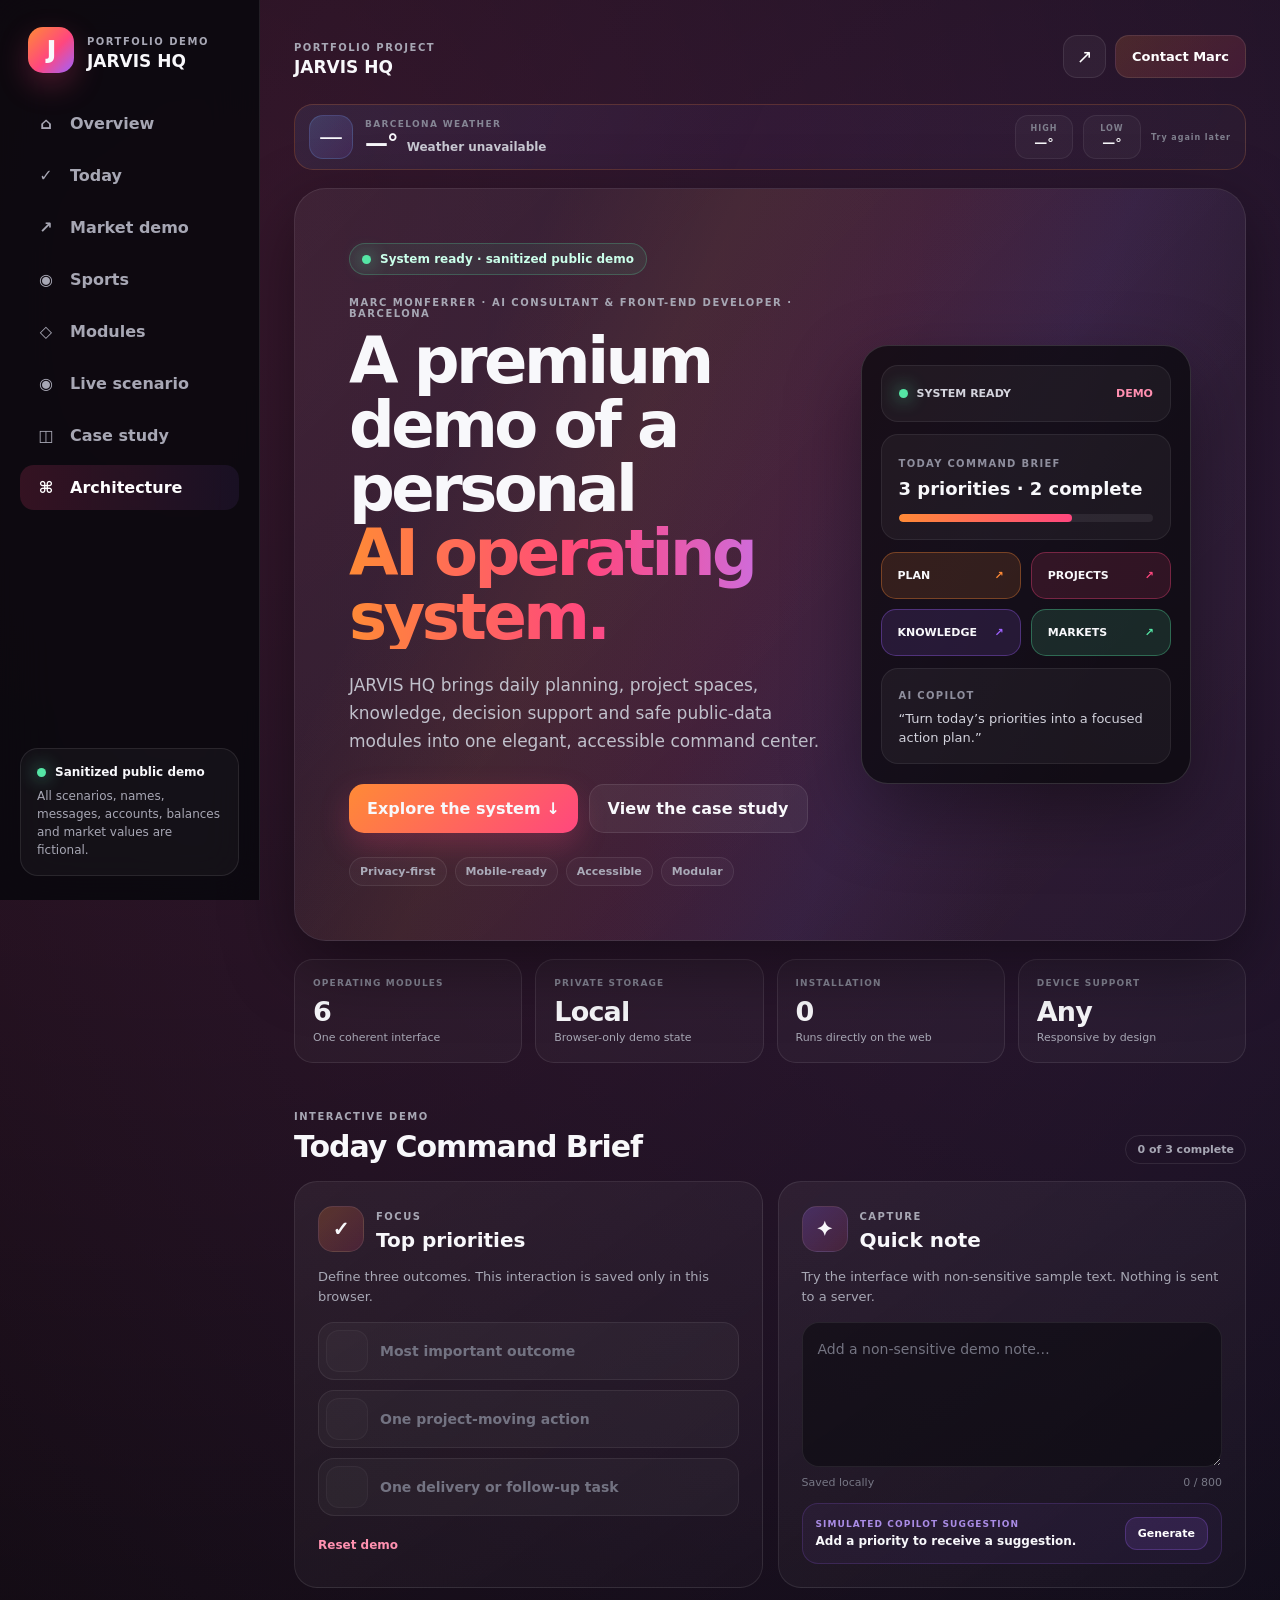
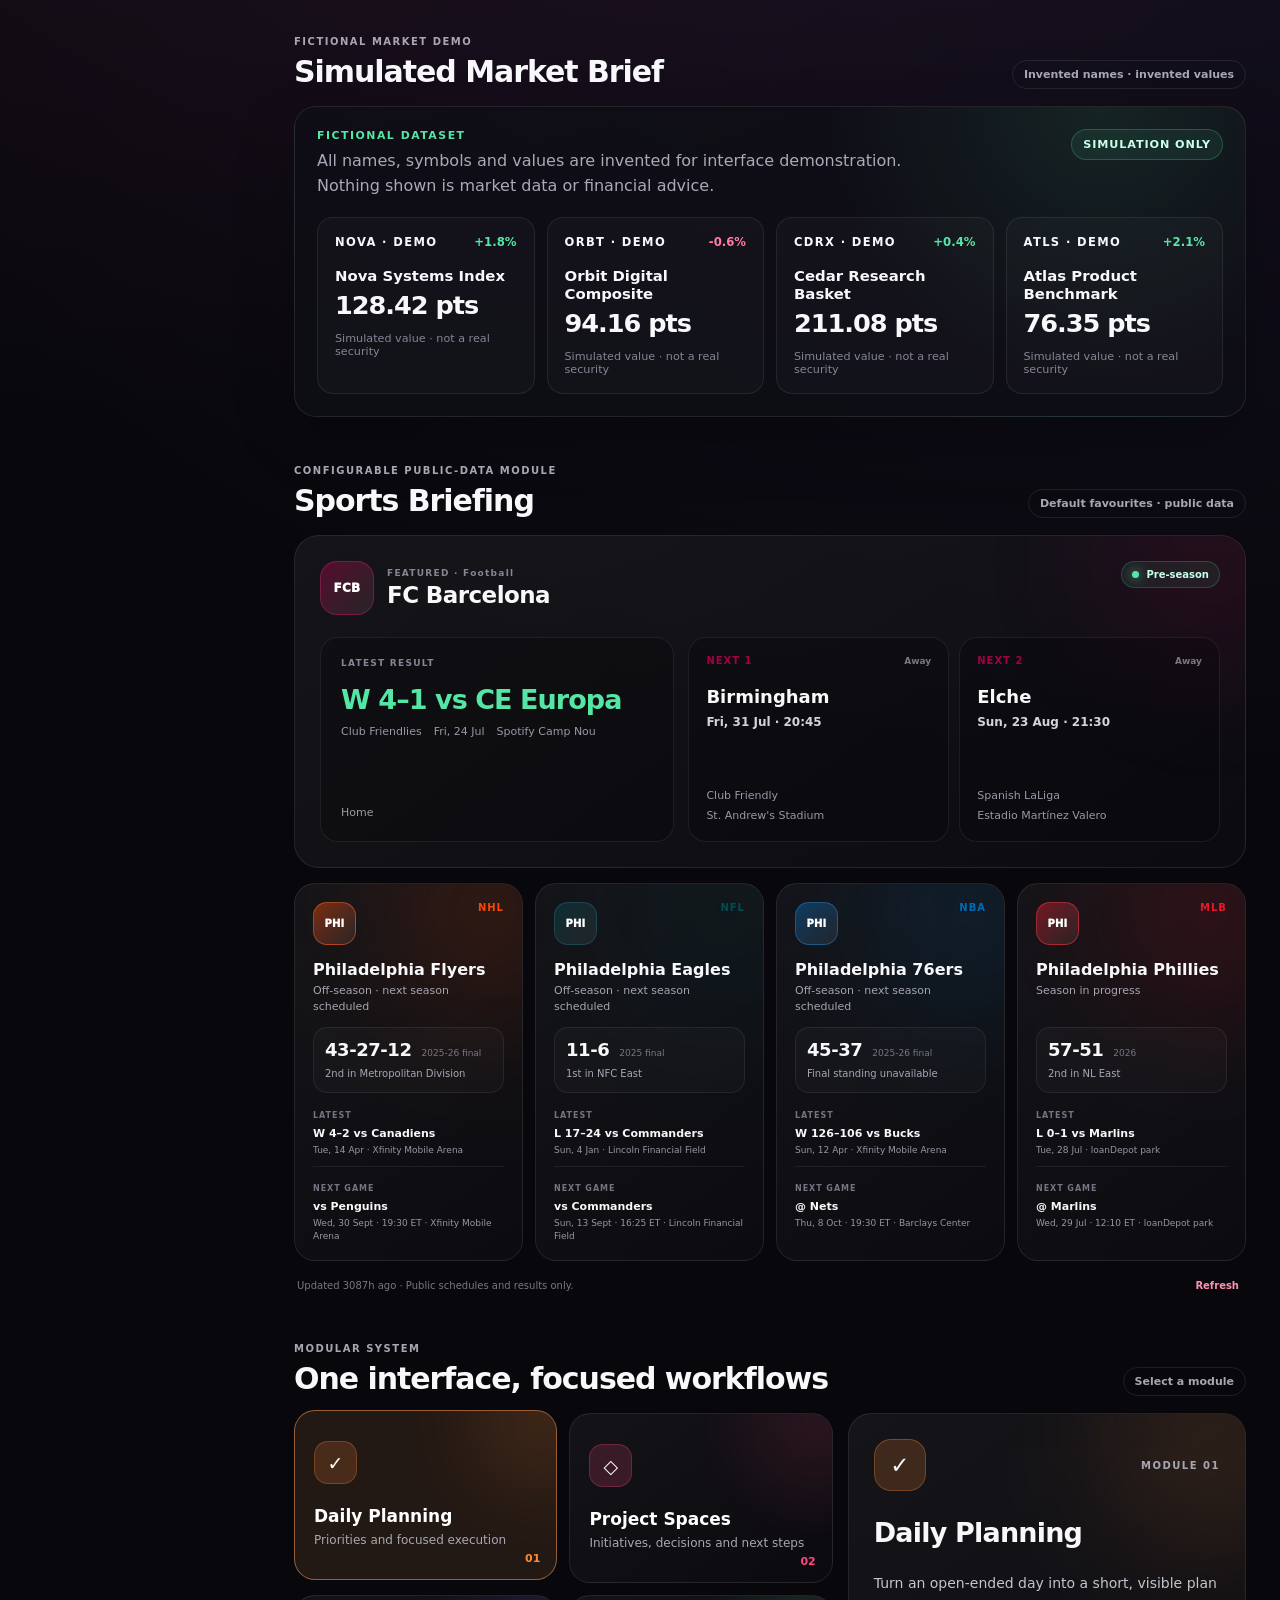
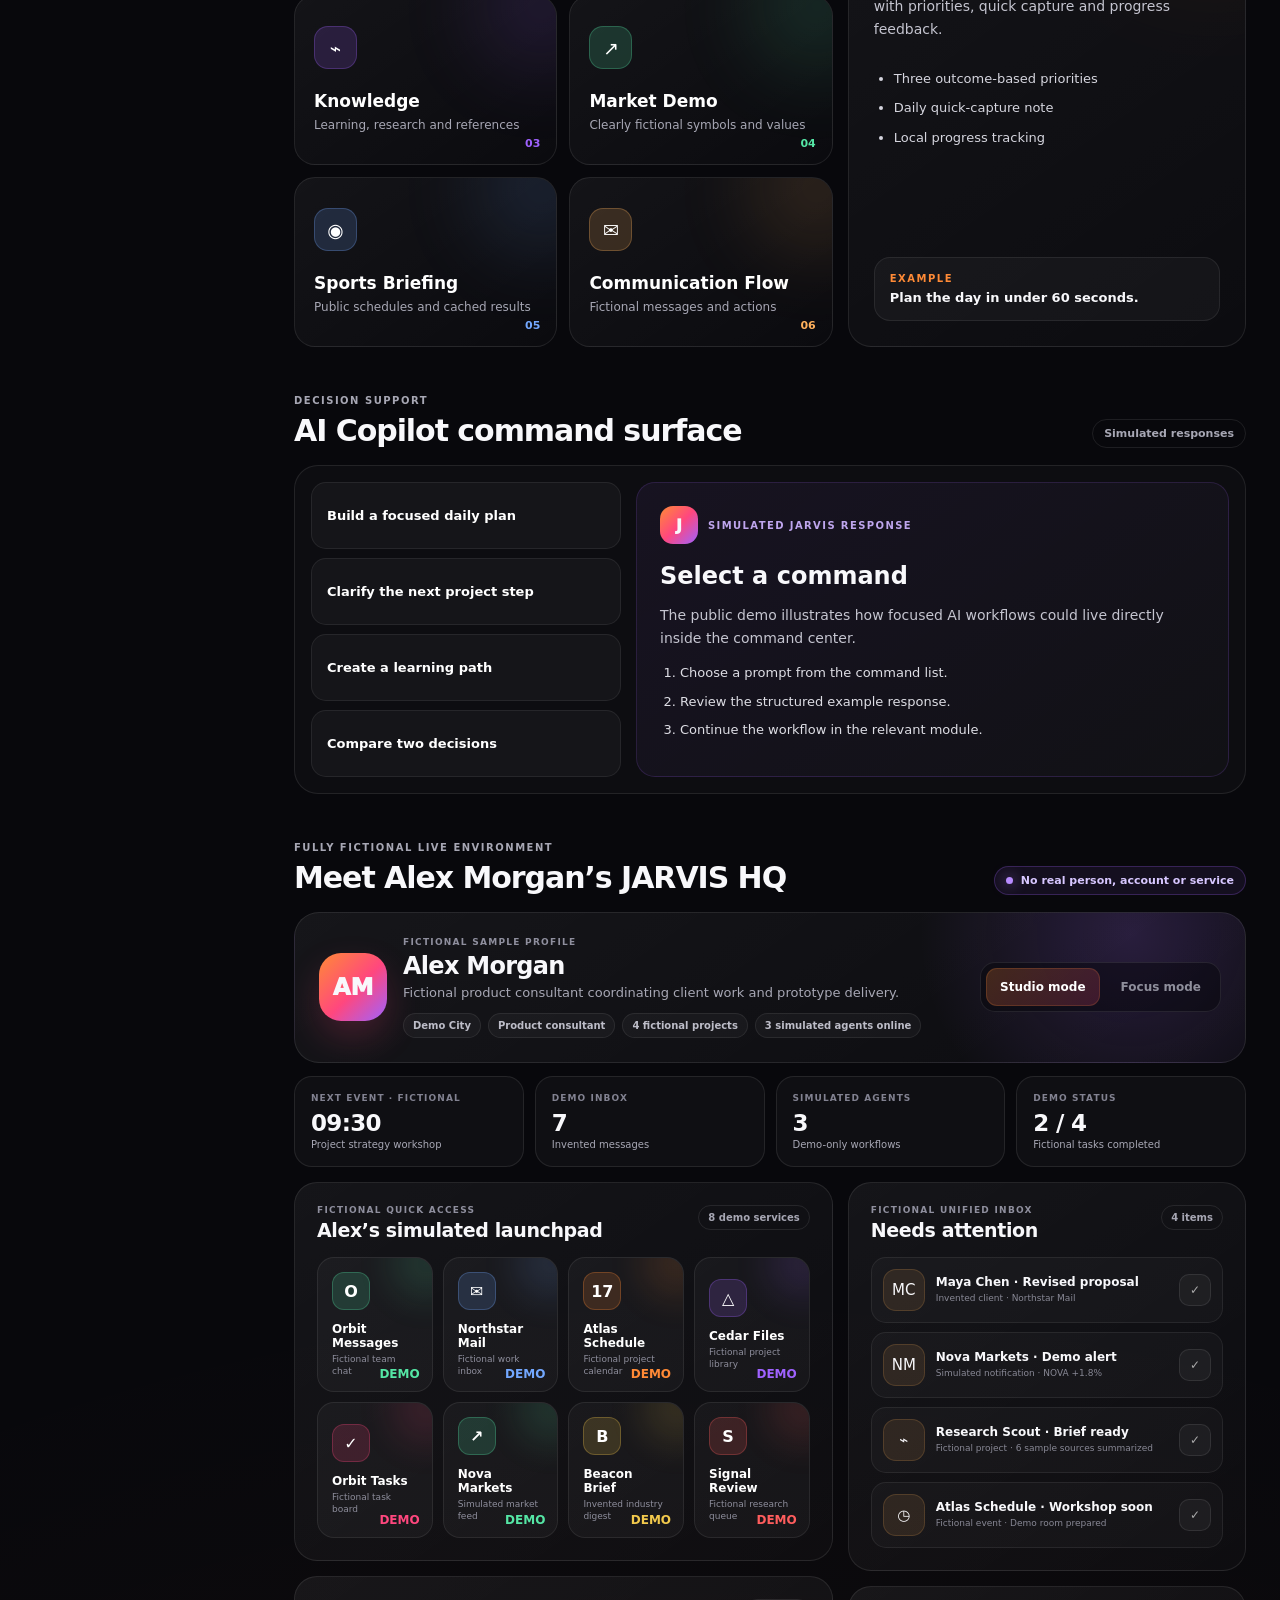
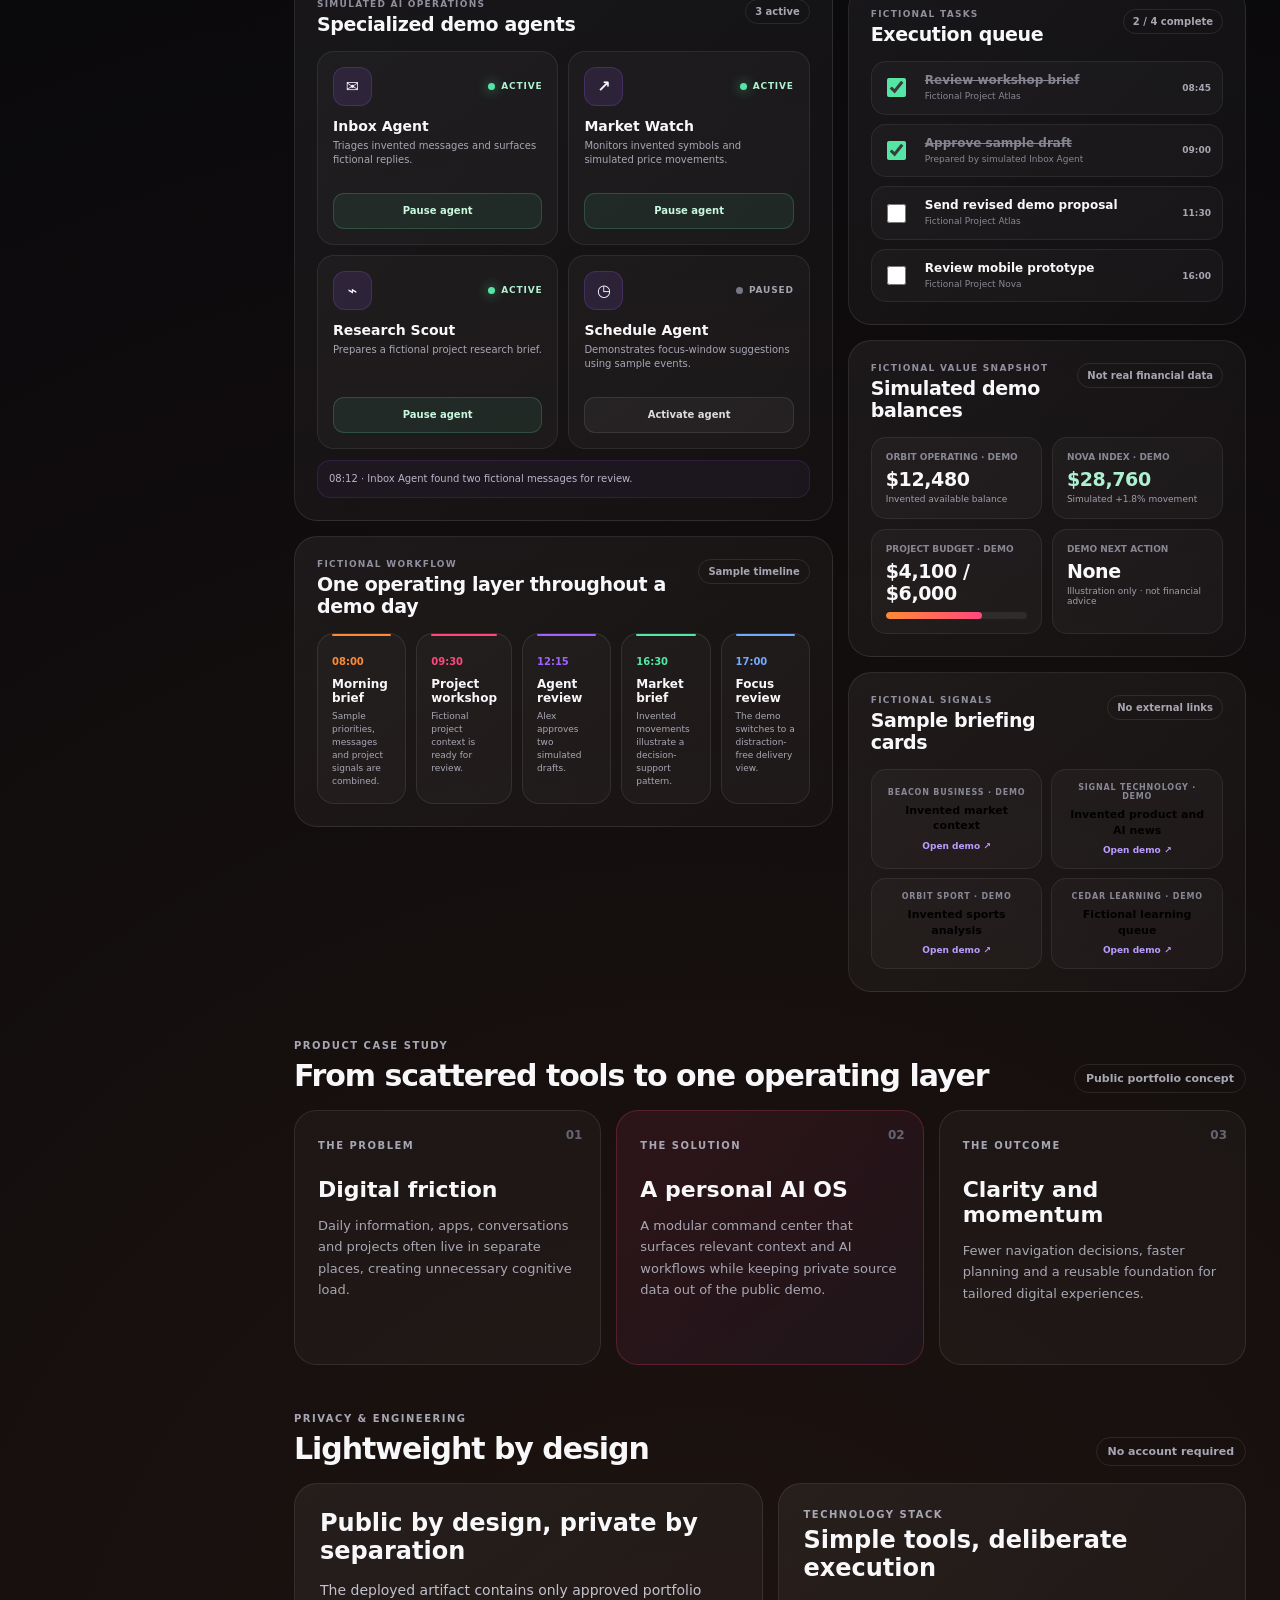
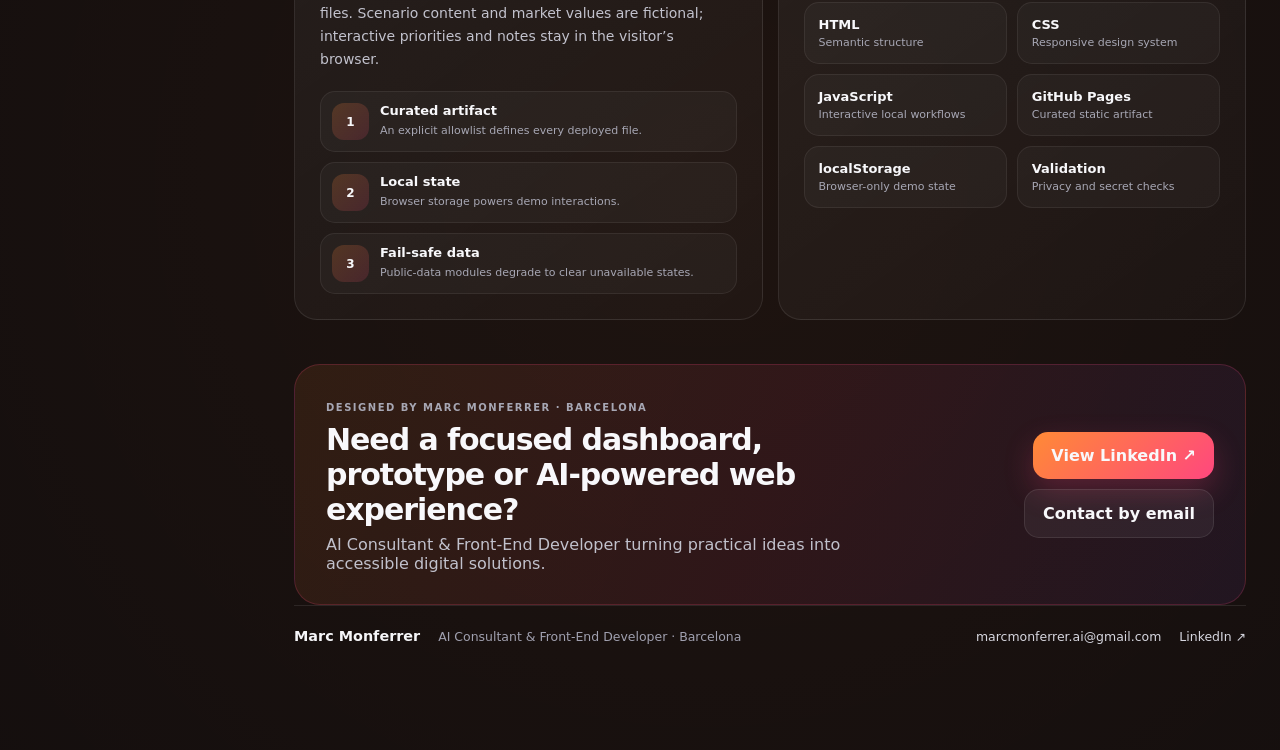
<file: index.html>
<!doctype html>
<html lang="en">
<head>
  <meta charset="utf-8">
  <meta name="viewport" content="width=device-width,initial-scale=1,viewport-fit=cover">
  <meta name="theme-color" content="#09090d">
  <meta name="application-name" content="JARVIS HQ Portfolio Demo">
  <meta name="apple-mobile-web-app-title" content="JARVIS HQ Demo">
  <meta name="description" content="JARVIS HQ is Marc Monferrer's public portfolio demo of a privacy-first AI operating system.">
  <link rel="canonical" href="https://marcmonferrer.github.io/jarvis-hq/">

  <meta property="og:type" content="website">
  <meta property="og:locale" content="en_US">
  <meta property="og:site_name" content="JARVIS HQ Portfolio Demo">
  <meta property="og:title" content="JARVIS HQ · Portfolio Demo">
  <meta property="og:description" content="Explore a privacy-first command center through a fully fictional interactive case study.">
  <meta property="og:url" content="https://marcmonferrer.github.io/jarvis-hq/">
  <meta property="og:image" content="https://marcmonferrer.github.io/jarvis-hq/portfolio-social.png">
  <meta property="og:image:secure_url" content="https://marcmonferrer.github.io/jarvis-hq/portfolio-social.png">
  <meta property="og:image:type" content="image/png">
  <meta property="og:image:width" content="1200">
  <meta property="og:image:height" content="630">
  <meta property="og:image:alt" content="JARVIS HQ portfolio demo by Marc Monferrer">

  <meta name="twitter:card" content="summary_large_image">
  <meta name="twitter:title" content="JARVIS HQ · Portfolio Demo">
  <meta name="twitter:description" content="A privacy-first AI operating system portfolio demo by Marc Monferrer.">
  <meta name="twitter:image" content="https://marcmonferrer.github.io/jarvis-hq/portfolio-social.png">

  <title>JARVIS HQ · Portfolio Demo</title>
  <link rel="icon" href="portfolio-favicon.svg" type="image/svg+xml">
  <link rel="stylesheet" href="portfolio-demo.css">
  <link rel="stylesheet" href="weather.css">
  <link rel="stylesheet" href="sports-briefing.css">
  <link rel="stylesheet" href="market-demo.css">
  <link rel="stylesheet" href="professional-contact.css">
</head>
<body>
  <div class="demo-shell">
    <aside class="demo-sidebar" aria-label="Portfolio demo navigation">
      <a class="demo-brand" href="#top" aria-label="JARVIS HQ Portfolio Demo home">
        <span class="demo-brandmark" aria-hidden="true">J</span>
        <span><small>PORTFOLIO DEMO</small><strong>JARVIS HQ</strong></span>
      </a>

      <nav class="demo-nav">
        <a class="active" href="#top"><span>⌂</span>Overview</a>
        <a href="#today"><span>✓</span>Today</a>
        <a href="#markets"><span>↗</span>Market demo</a>
        <a href="#sports"><span>◉</span>Sports</a>
        <a href="#modules"><span>◇</span>Modules</a>
        <a href="#case-study"><span>◫</span>Case study</a>
        <a href="#architecture"><span>⌘</span>Architecture</a>
      </nav>

      <div class="demo-sidebar-card">
        <span class="demo-ready"><i></i>Sanitized public demo</span>
        <p>All scenarios, names, messages, accounts, balances and market values are fictional.</p>
      </div>
    </aside>

    <main id="top">
      <header class="demo-topbar">
        <details class="demo-mobile-nav">
          <summary aria-label="Open navigation">☰</summary>
          <nav>
            <a href="#top">Overview</a>
            <a href="#today">Today</a>
            <a href="#markets">Market demo</a>
            <a href="#sports">Sports</a>
            <a href="#modules">Modules</a>
            <a href="#case-study">Case study</a>
            <a href="#architecture">Architecture</a>
          </nav>
        </details>
        <div>
          <small>PORTFOLIO PROJECT</small>
          <strong>JARVIS HQ</strong>
        </div>
        <div class="demo-top-actions">
          <button type="button" id="shareDemo" aria-label="Share portfolio demo">↗</button>
          <a href="mailto:marcmonferrer.ai@gmail.com">Contact Marc</a>
        </div>
      </header>

      <section class="weather-widget" data-weather-widget data-state="loading" aria-label="Loading Barcelona weather" aria-live="polite">
        <div class="weather-main">
          <span class="weather-icon" data-weather-icon aria-hidden="true">◌</span>
          <div>
            <span class="weather-place">BARCELONA WEATHER</span>
            <div class="weather-reading">
              <strong class="weather-temperature" data-weather-temperature>—°</strong>
              <span class="weather-condition" data-weather-condition>Loading conditions</span>
            </div>
          </div>
        </div>
        <div class="weather-range" aria-label="Today's high and low">
          <span><small>HIGH</small><strong data-weather-high>—°</strong></span>
          <span><small>LOW</small><strong data-weather-low>—°</strong></span>
          <small class="weather-meta" data-weather-meta>Connecting</small>
        </div>
      </section>

      <section class="demo-hero" aria-labelledby="hero-title">
        <div class="demo-hero-copy">
          <span class="demo-status"><i></i> System ready · sanitized public demo</span>
          <p class="demo-kicker">MARC MONFERRER · AI CONSULTANT &amp; FRONT-END DEVELOPER · BARCELONA</p>
          <h1 id="hero-title">A premium demo of a personal <span>AI operating system.</span></h1>
          <p class="demo-lead">JARVIS HQ brings daily planning, project spaces, knowledge, decision support and safe public-data modules into one elegant, accessible command center.</p>
          <div class="demo-hero-actions">
            <a class="demo-primary" href="#today">Explore the system ↓</a>
            <a class="demo-secondary" href="#case-study">View the case study</a>
          </div>
          <div class="demo-trust-row" aria-label="Product principles">
            <span>Privacy-first</span>
            <span>Mobile-ready</span>
            <span>Accessible</span>
            <span>Modular</span>
          </div>
        </div>

        <div class="demo-product-preview" aria-label="JARVIS HQ interface preview">
          <div class="preview-bar">
            <span><i></i> SYSTEM READY</span>
            <strong>DEMO</strong>
          </div>
          <div class="preview-command">
            <small>TODAY COMMAND BRIEF</small>
            <strong>3 priorities · 2 complete</strong>
            <div><i></i></div>
          </div>
          <div class="preview-grid">
            <span style="--module:#ff8a36">PLAN <b>↗</b></span>
            <span style="--module:#ff477e">PROJECTS <b>↗</b></span>
            <span style="--module:#9f62ff">KNOWLEDGE <b>↗</b></span>
            <span style="--module:#55e6a5">MARKETS <b>↗</b></span>
          </div>
          <div class="preview-prompt">
            <small>AI COPILOT</small>
            <p>“Turn today’s priorities into a focused action plan.”</p>
          </div>
        </div>
      </section>

      <section class="demo-metrics" aria-label="Product metrics">
        <article><small>OPERATING MODULES</small><strong>6</strong><span>One coherent interface</span></article>
        <article><small>PRIVATE STORAGE</small><strong>Local</strong><span>Browser-only demo state</span></article>
        <article><small>INSTALLATION</small><strong>0</strong><span>Runs directly on the web</span></article>
        <article><small>DEVICE SUPPORT</small><strong>Any</strong><span>Responsive by design</span></article>
      </section>

      <section class="demo-section" id="today" aria-labelledby="today-title">
        <div class="demo-section-head">
          <div><small>INTERACTIVE DEMO</small><h2 id="today-title">Today Command Brief</h2></div>
          <span class="demo-pill" id="demoProgress">0 of 3 complete</span>
        </div>

        <div class="today-demo-grid">
          <article class="demo-panel priority-panel">
            <div class="panel-heading">
              <span>✓</span>
              <div><small>FOCUS</small><h3>Top priorities</h3></div>
            </div>
            <p class="panel-intro">Define three outcomes. This interaction is saved only in this browser.</p>
            <div class="demo-priority-list" id="demoPriorityList" aria-label="Demo priorities"></div>
            <button class="text-button" type="button" id="resetDemoBrief">Reset demo</button>
          </article>

          <article class="demo-panel capture-panel">
            <div class="panel-heading">
              <span>✦</span>
              <div><small>CAPTURE</small><h3>Quick note</h3></div>
            </div>
            <p class="panel-intro">Try the interface with non-sensitive sample text. Nothing is sent to a server.</p>
            <textarea id="demoNote" maxlength="800" placeholder="Add a non-sensitive demo note…" aria-label="Demo quick note"></textarea>
            <div class="note-meta"><span id="demoSaveStatus">Saved locally</span><span id="demoCharacterCount">0 / 800</span></div>
            <div class="copilot-mini">
              <div><small>SIMULATED COPILOT SUGGESTION</small><strong id="briefSuggestion">Add a priority to receive a suggestion.</strong></div>
              <button type="button" id="generateSuggestion">Generate</button>
            </div>
          </article>
        </div>
      </section>

      <section class="demo-section" id="markets" aria-labelledby="markets-title">
        <div class="demo-section-head">
          <div><small>FICTIONAL MARKET DEMO</small><h2 id="markets-title">Simulated Market Brief</h2></div>
          <span class="demo-pill">Invented names · invented values</span>
        </div>
        <div class="market-demo-root" data-market-demo aria-live="polite" aria-busy="true">
          <div class="market-demo-loading">Loading fictional market data…</div>
        </div>
      </section>

      <section class="demo-section" id="sports" aria-labelledby="sports-title">
        <div class="demo-section-head">
          <div><small>CONFIGURABLE PUBLIC-DATA MODULE</small><h2 id="sports-title">Sports Briefing</h2></div>
          <span class="demo-pill">Default favourites · public data</span>
        </div>
        <div class="sports-briefing-root" data-sports-briefing data-demo-favourites aria-live="polite" aria-busy="true">
          <div class="sports-loading"><span>Loading sports briefing</span></div>
        </div>
      </section>

      <section class="demo-section" id="modules" aria-labelledby="modules-title">
        <div class="demo-section-head">
          <div><small>MODULAR SYSTEM</small><h2 id="modules-title">One interface, focused workflows</h2></div>
          <span class="demo-pill">Select a module</span>
        </div>

        <div class="module-layout">
          <div class="module-grid" id="moduleGrid">
            <button class="module-card active" type="button" data-module="planning" style="--module:#ff8a36"><span>✓</span><strong>Daily Planning</strong><small>Priorities and focused execution</small><b>01</b></button>
            <button class="module-card" type="button" data-module="projects" style="--module:#ff477e"><span>◇</span><strong>Project Spaces</strong><small>Initiatives, decisions and next steps</small><b>02</b></button>
            <button class="module-card" type="button" data-module="knowledge" style="--module:#9f62ff"><span>⌁</span><strong>Knowledge</strong><small>Learning, research and references</small><b>03</b></button>
            <button class="module-card" type="button" data-module="markets" style="--module:#55e6a5"><span>↗</span><strong>Market Demo</strong><small>Clearly fictional symbols and values</small><b>04</b></button>
            <button class="module-card" type="button" data-module="sports" style="--module:#73a8ff"><span>◉</span><strong>Sports Briefing</strong><small>Public schedules and cached results</small><b>05</b></button>
            <button class="module-card" type="button" data-module="communication" style="--module:#ffb15c"><span>✉</span><strong>Communication Flow</strong><small>Fictional messages and actions</small><b>06</b></button>
          </div>

          <article class="module-detail demo-panel" id="moduleDetail" aria-live="polite">
            <div class="module-detail-top"><span id="moduleIcon">✓</span><small id="moduleIndex">MODULE 01</small></div>
            <h3 id="moduleTitle">Daily Planning</h3>
            <p id="moduleDescription">Turn an open-ended day into a short, visible plan with priorities, quick capture and progress feedback.</p>
            <ul id="moduleFeatures">
              <li>Three outcome-based priorities</li>
              <li>Daily quick-capture note</li>
              <li>Local progress tracking</li>
            </ul>
            <div class="module-example" id="moduleExample"><small>EXAMPLE</small><strong>Plan the day in under 60 seconds.</strong></div>
          </article>
        </div>
      </section>

      <section class="demo-section ai-section" aria-labelledby="ai-title">
        <div class="demo-section-head">
          <div><small>DECISION SUPPORT</small><h2 id="ai-title">AI Copilot command surface</h2></div>
          <span class="demo-pill">Simulated responses</span>
        </div>
        <div class="ai-console">
          <div class="ai-prompt-list" aria-label="Example AI prompts">
            <button type="button" data-prompt="plan">Build a focused daily plan</button>
            <button type="button" data-prompt="project">Clarify the next project step</button>
            <button type="button" data-prompt="learn">Create a learning path</button>
            <button type="button" data-prompt="decision">Compare two decisions</button>
          </div>
          <article class="ai-response" aria-live="polite">
            <div><span class="ai-orb" aria-hidden="true">J</span><small>SIMULATED JARVIS RESPONSE</small></div>
            <h3 id="aiResponseTitle">Select a command</h3>
            <p id="aiResponseText">The public demo illustrates how focused AI workflows could live directly inside the command center.</p>
            <ol id="aiResponseSteps">
              <li>Choose a prompt from the command list.</li>
              <li>Review the structured example response.</li>
              <li>Continue the workflow in the relevant module.</li>
            </ol>
          </article>
        </div>
      </section>

      <section class="demo-section" id="case-study" aria-labelledby="case-title">
        <div class="demo-section-head">
          <div><small>PRODUCT CASE STUDY</small><h2 id="case-title">From scattered tools to one operating layer</h2></div>
          <span class="demo-pill">Public portfolio concept</span>
        </div>

        <div class="case-grid">
          <article class="case-card"><span>01</span><small>THE PROBLEM</small><h3>Digital friction</h3><p>Daily information, apps, conversations and projects often live in separate places, creating unnecessary cognitive load.</p></article>
          <article class="case-card featured"><span>02</span><small>THE SOLUTION</small><h3>A personal AI OS</h3><p>A modular command center that surfaces relevant context and AI workflows while keeping private source data out of the public demo.</p></article>
          <article class="case-card"><span>03</span><small>THE OUTCOME</small><h3>Clarity and momentum</h3><p>Fewer navigation decisions, faster planning and a reusable foundation for tailored digital experiences.</p></article>
        </div>
      </section>

      <section class="demo-section" id="architecture" aria-labelledby="architecture-title">
        <div class="demo-section-head">
          <div><small>PRIVACY &amp; ENGINEERING</small><h2 id="architecture-title">Lightweight by design</h2></div>
          <span class="demo-pill">No account required</span>
        </div>

        <div class="architecture-grid">
          <article class="architecture-copy demo-panel">
            <h3>Public by design, private by separation</h3>
            <p>The deployed artifact contains only approved portfolio files. Scenario content and market values are fictional; interactive priorities and notes stay in the visitor’s browser.</p>
            <div class="architecture-points">
              <span><i>1</i><b>Curated artifact</b><small>An explicit allowlist defines every deployed file.</small></span>
              <span><i>2</i><b>Local state</b><small>Browser storage powers demo interactions.</small></span>
              <span><i>3</i><b>Fail-safe data</b><small>Public-data modules degrade to clear unavailable states.</small></span>
            </div>
          </article>

          <article class="stack-panel demo-panel">
            <small>TECHNOLOGY STACK</small>
            <h3>Simple tools, deliberate execution</h3>
            <div class="stack-grid">
              <span><b>HTML</b><small>Semantic structure</small></span>
              <span><b>CSS</b><small>Responsive design system</small></span>
              <span><b>JavaScript</b><small>Interactive local workflows</small></span>
              <span><b>GitHub Pages</b><small>Curated static artifact</small></span>
              <span><b>localStorage</b><small>Browser-only demo state</small></span>
              <span><b>Validation</b><small>Privacy and secret checks</small></span>
            </div>
          </article>
        </div>
      </section>

      <section class="demo-cta">
        <div>
          <small>DESIGNED BY MARC MONFERRER · BARCELONA</small>
          <h2>Need a focused dashboard, prototype or AI-powered web experience?</h2>
          <p>AI Consultant &amp; Front-End Developer turning practical ideas into accessible digital solutions.</p>
        </div>
        <div>
          <a class="demo-primary" href="https://www.linkedin.com/in/marcmonferrer/" target="_blank" rel="noopener noreferrer">View LinkedIn ↗</a>
          <a class="demo-secondary" href="mailto:marcmonferrer.ai@gmail.com">Contact by email</a>
        </div>
      </section>

      <marc-professional-footer></marc-professional-footer>
      <noscript>
        <footer class="professional-footer professional-footer--fallback">
          <strong>Marc Monferrer</strong>
          <span>AI Consultant &amp; Front-End Developer · Barcelona</span>
          <a href="mailto:marcmonferrer.ai@gmail.com">marcmonferrer.ai@gmail.com</a>
          <a href="https://www.linkedin.com/in/marcmonferrer/">LinkedIn</a>
        </footer>
      </noscript>
    </main>
  </div>

  <div class="demo-toast" id="demoToast" role="status" aria-live="polite"></div>
  <script src="professional-contact.js"></script>
  <script src="weather.js"></script>
  <script src="market-demo.js"></script>
  <script src="sports-briefing.js?v=2"></script>
  <script src="portfolio-scenario.js"></script>
  <script src="portfolio-demo.js"></script>
</body>
</html>
</file>
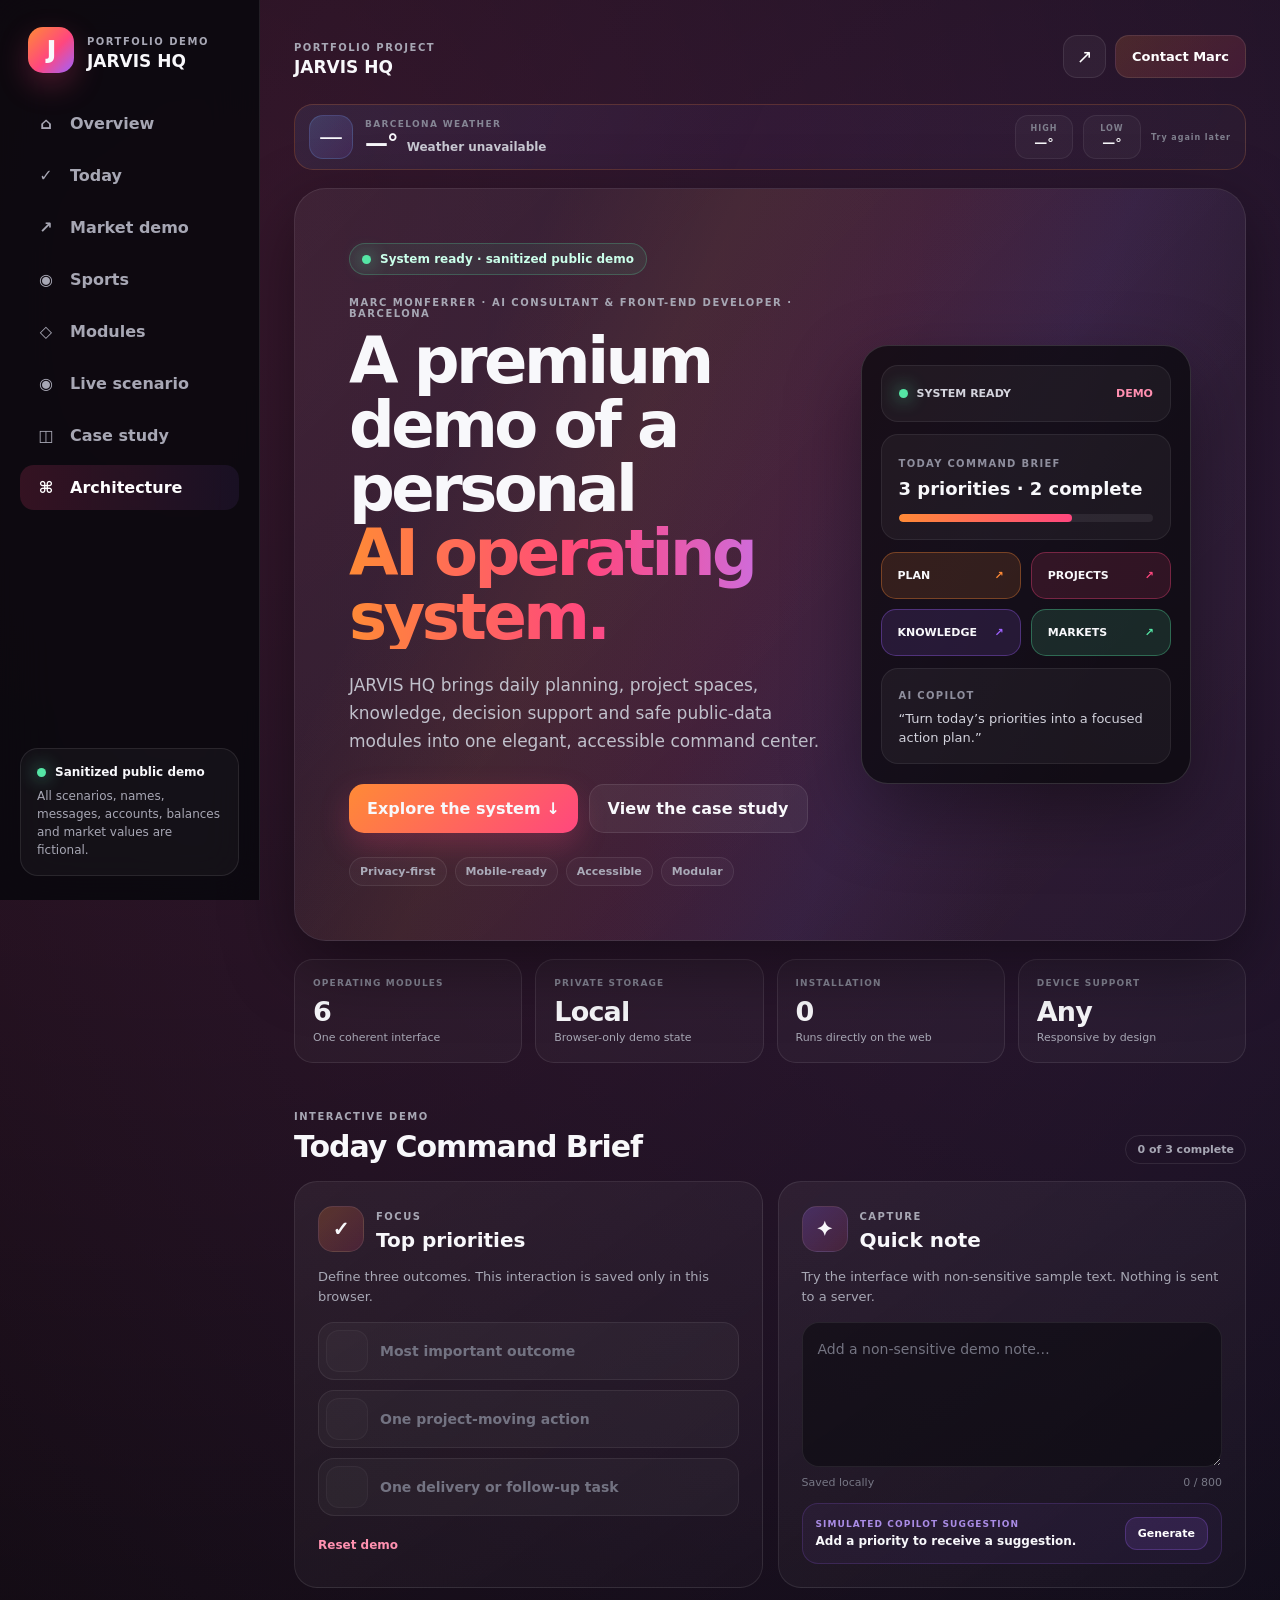
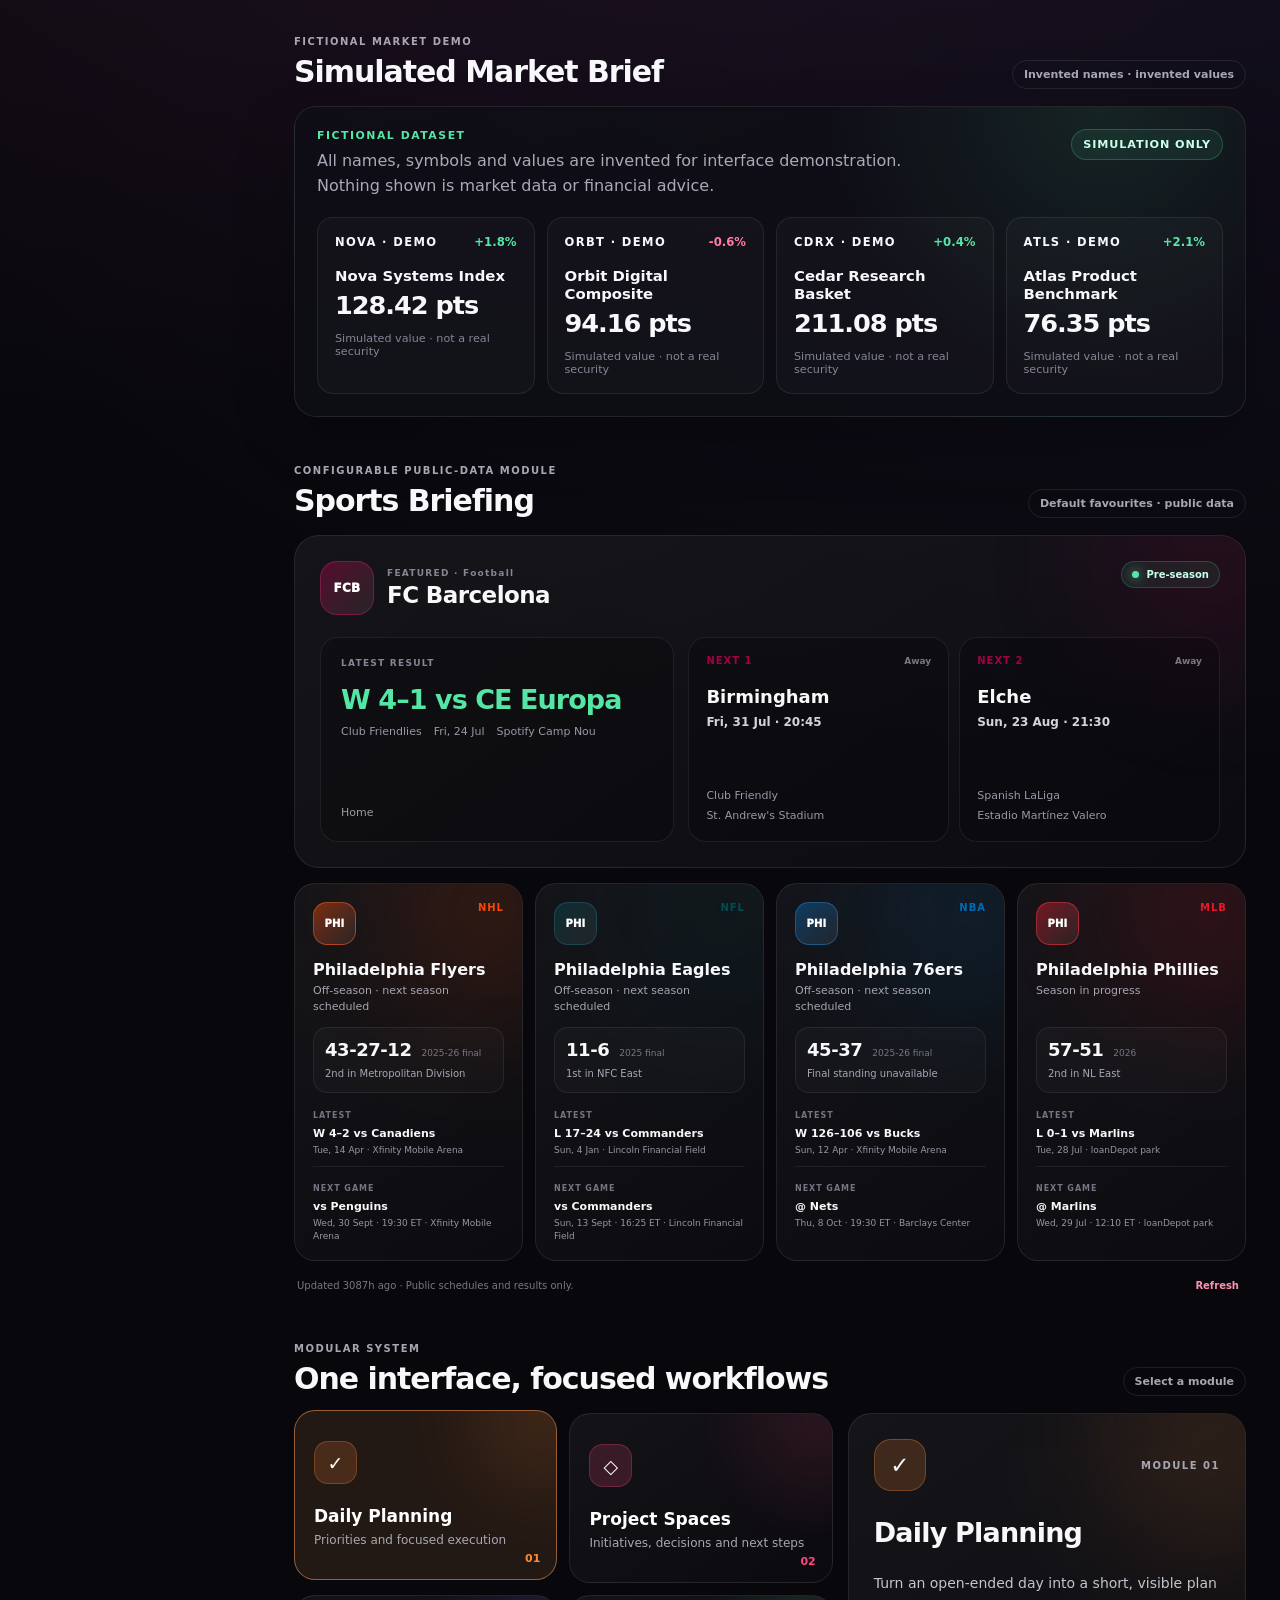
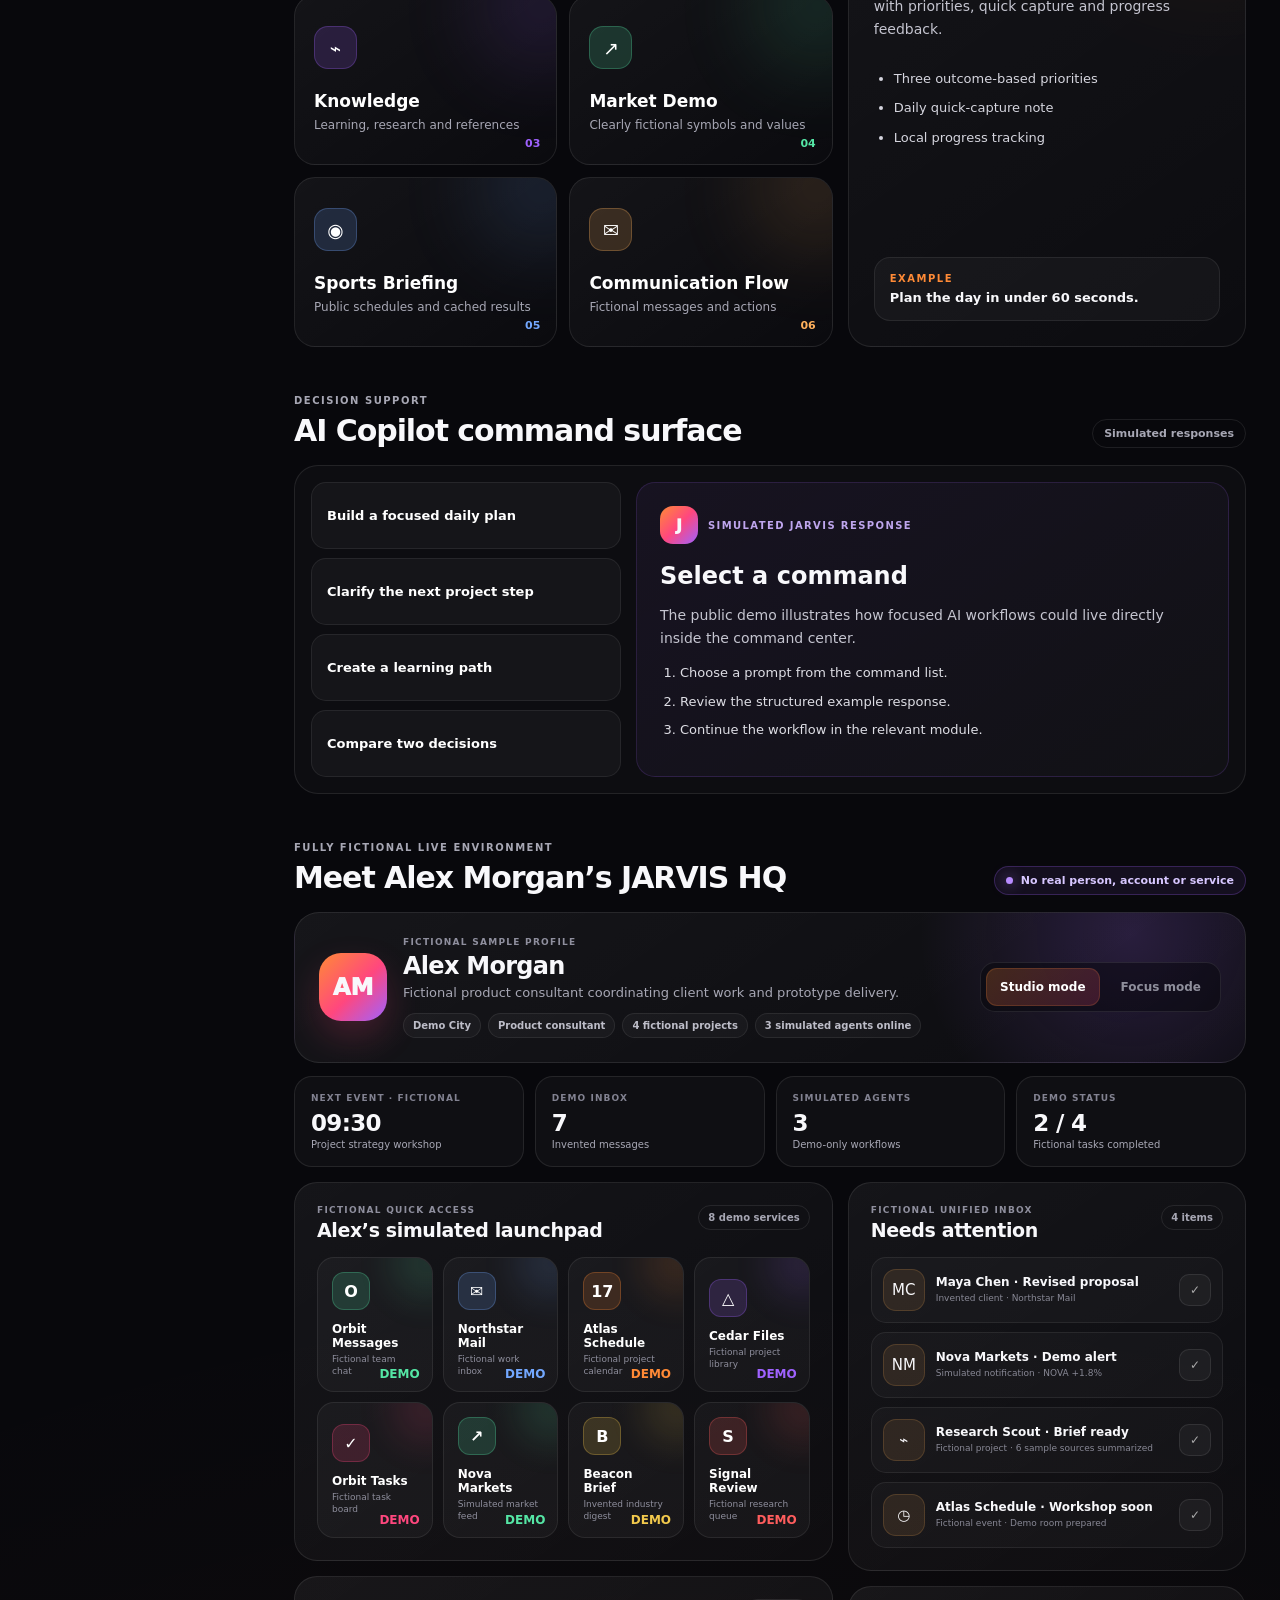
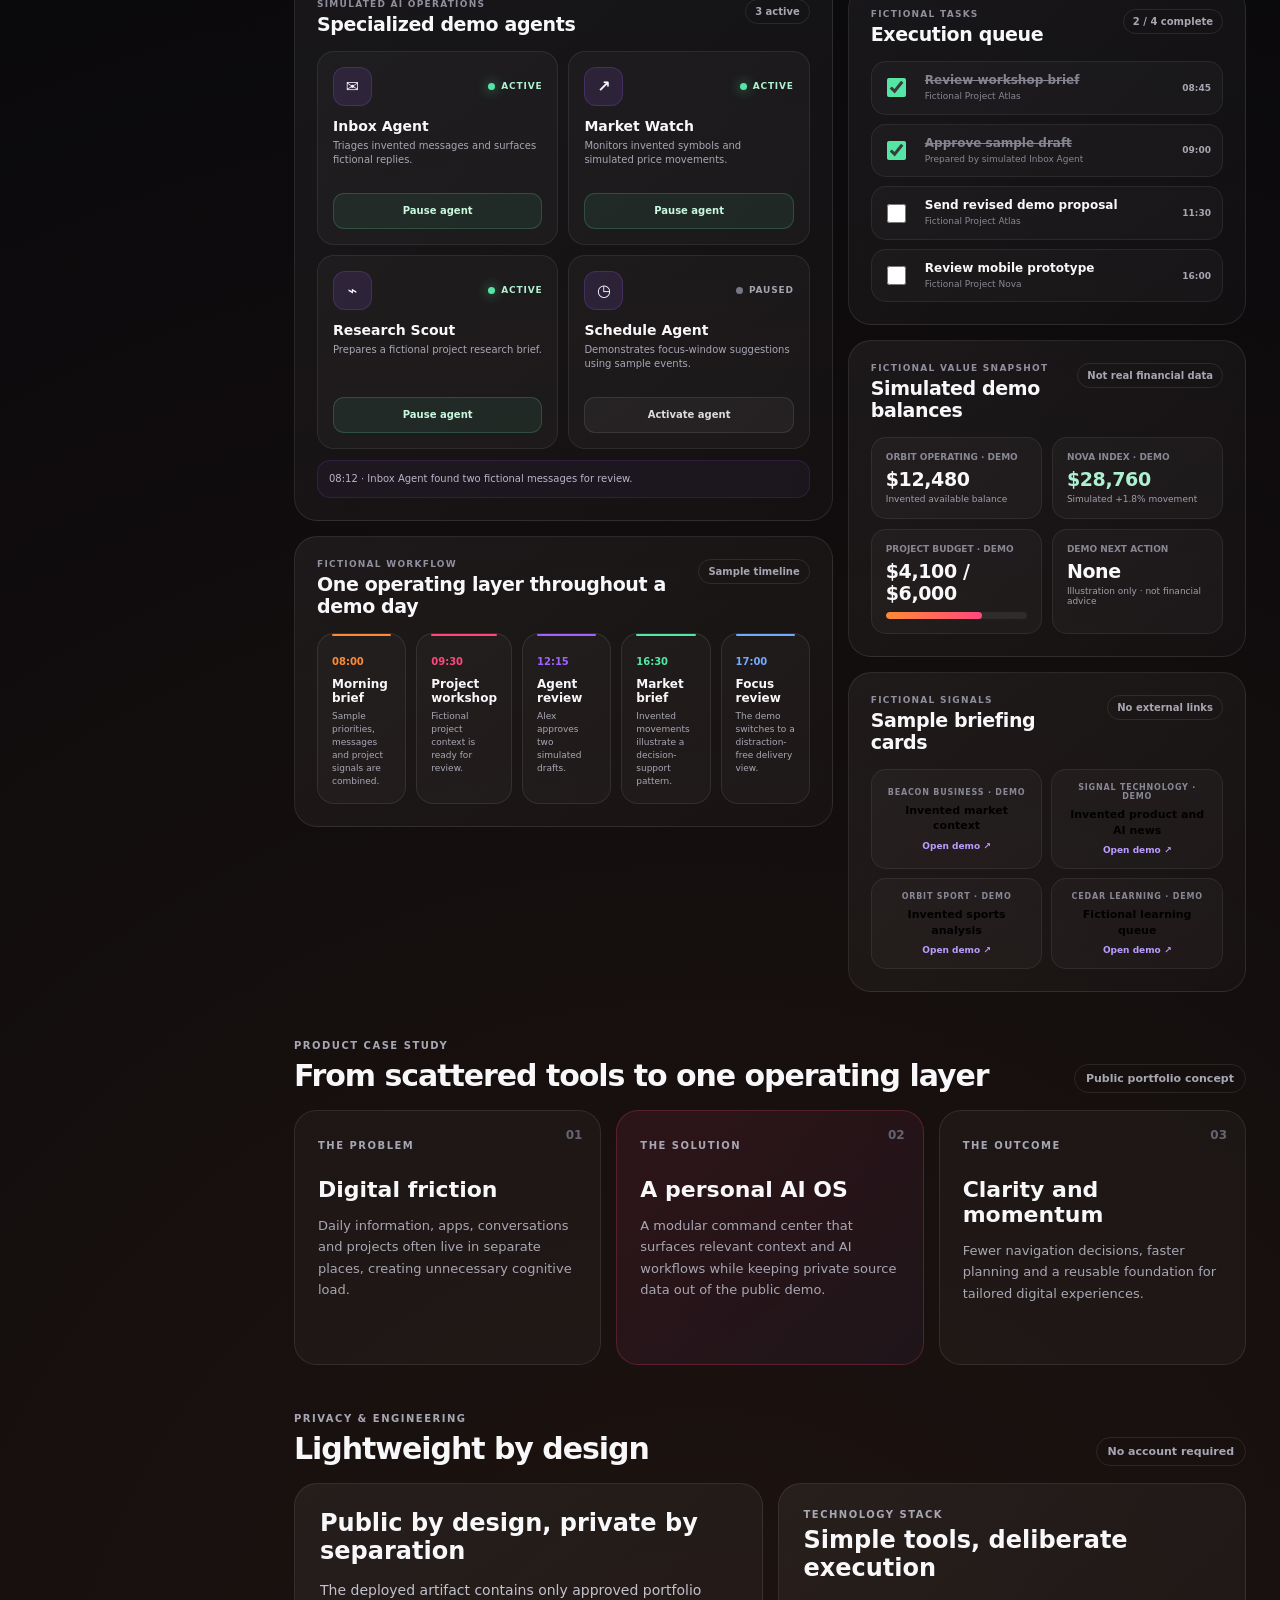
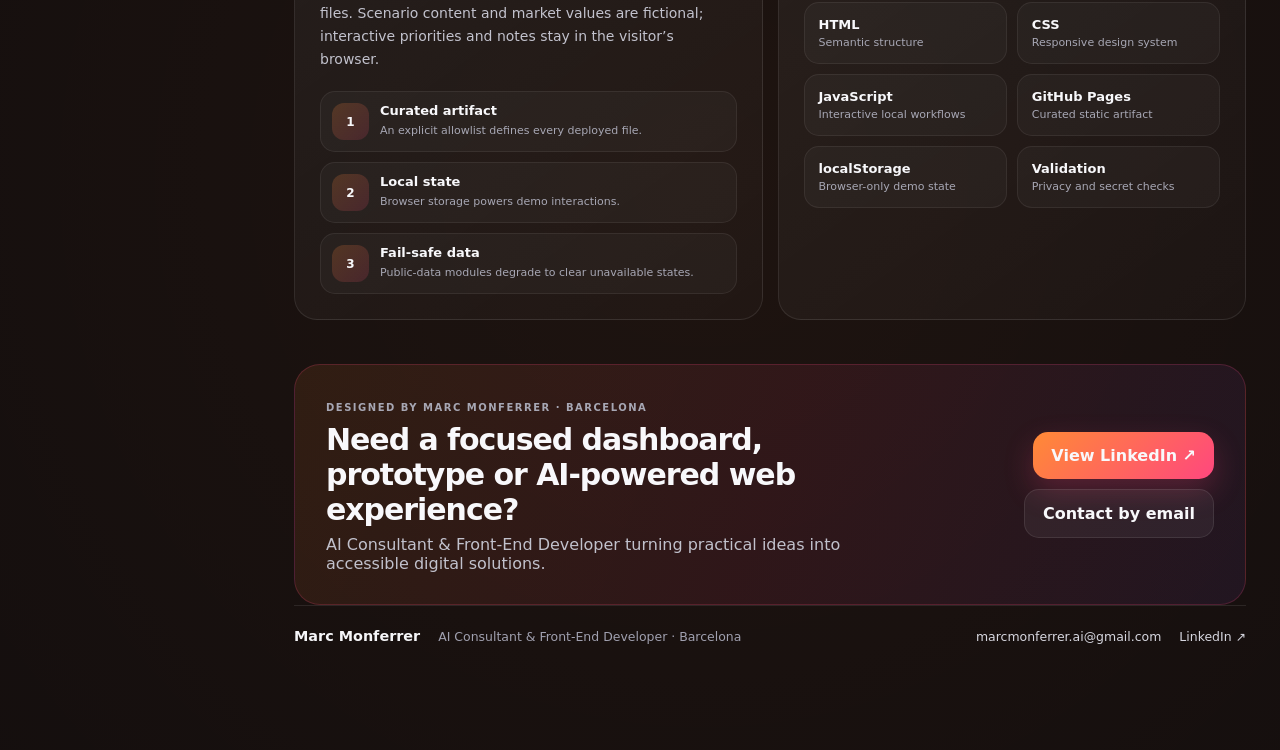
<file: portfolio-share.html>
<!doctype html>
<html lang="en">
<head>
  <meta charset="utf-8">
  <meta name="viewport" content="width=device-width,initial-scale=1">
  <meta name="robots" content="noindex,follow">
  <meta http-equiv="refresh" content="0;url=./">
  <link rel="canonical" href="https://marcmonferrer.github.io/jarvis-hq/">
  <meta property="og:title" content="JARVIS HQ · Portfolio Demo">
  <meta property="og:description" content="A privacy-first AI operating system portfolio demo by Marc Monferrer.">
  <meta property="og:image" content="https://marcmonferrer.github.io/jarvis-hq/portfolio-social.png">
  <title>JARVIS HQ · Portfolio Demo</title>
</head>
<body>
  <p>The portfolio demo now opens at the root URL. <a href="./">Continue to JARVIS HQ</a>.</p>
  <script>location.replace('./');</script>
</body>
</html>
</file>
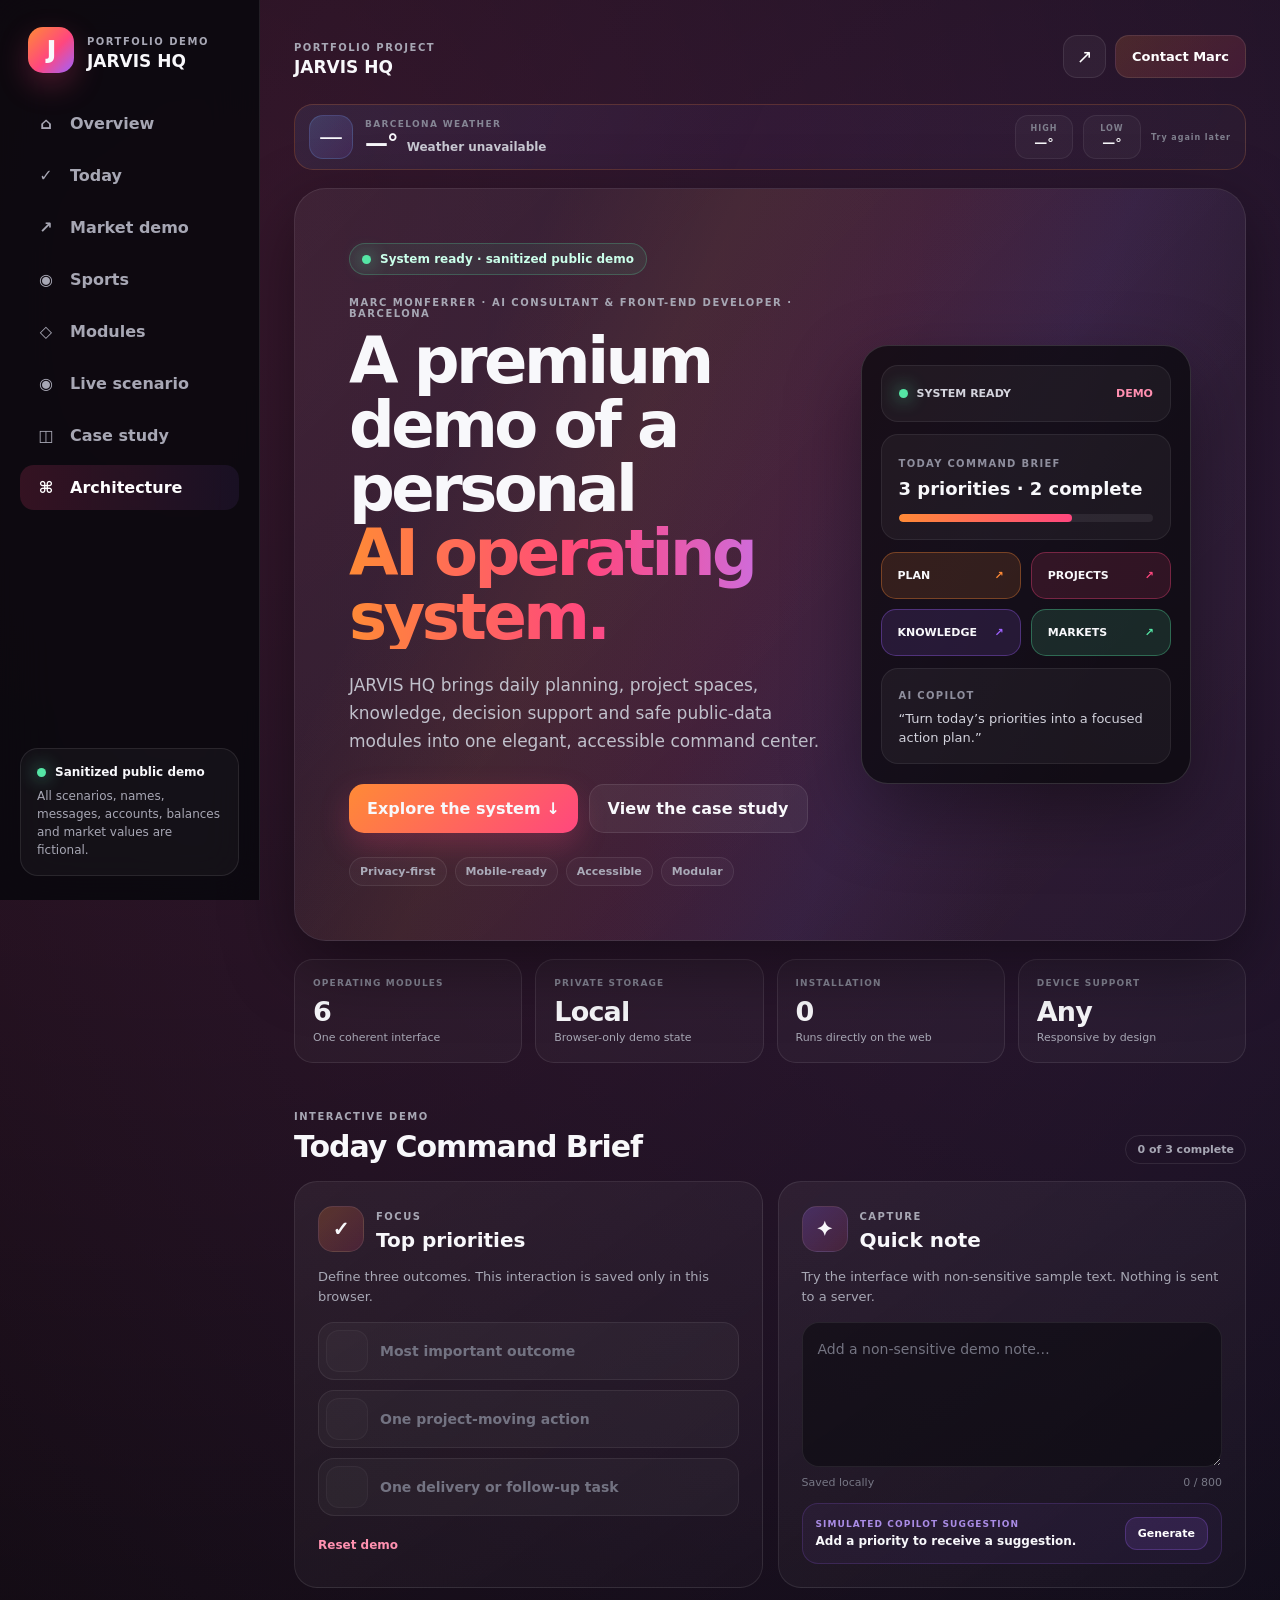
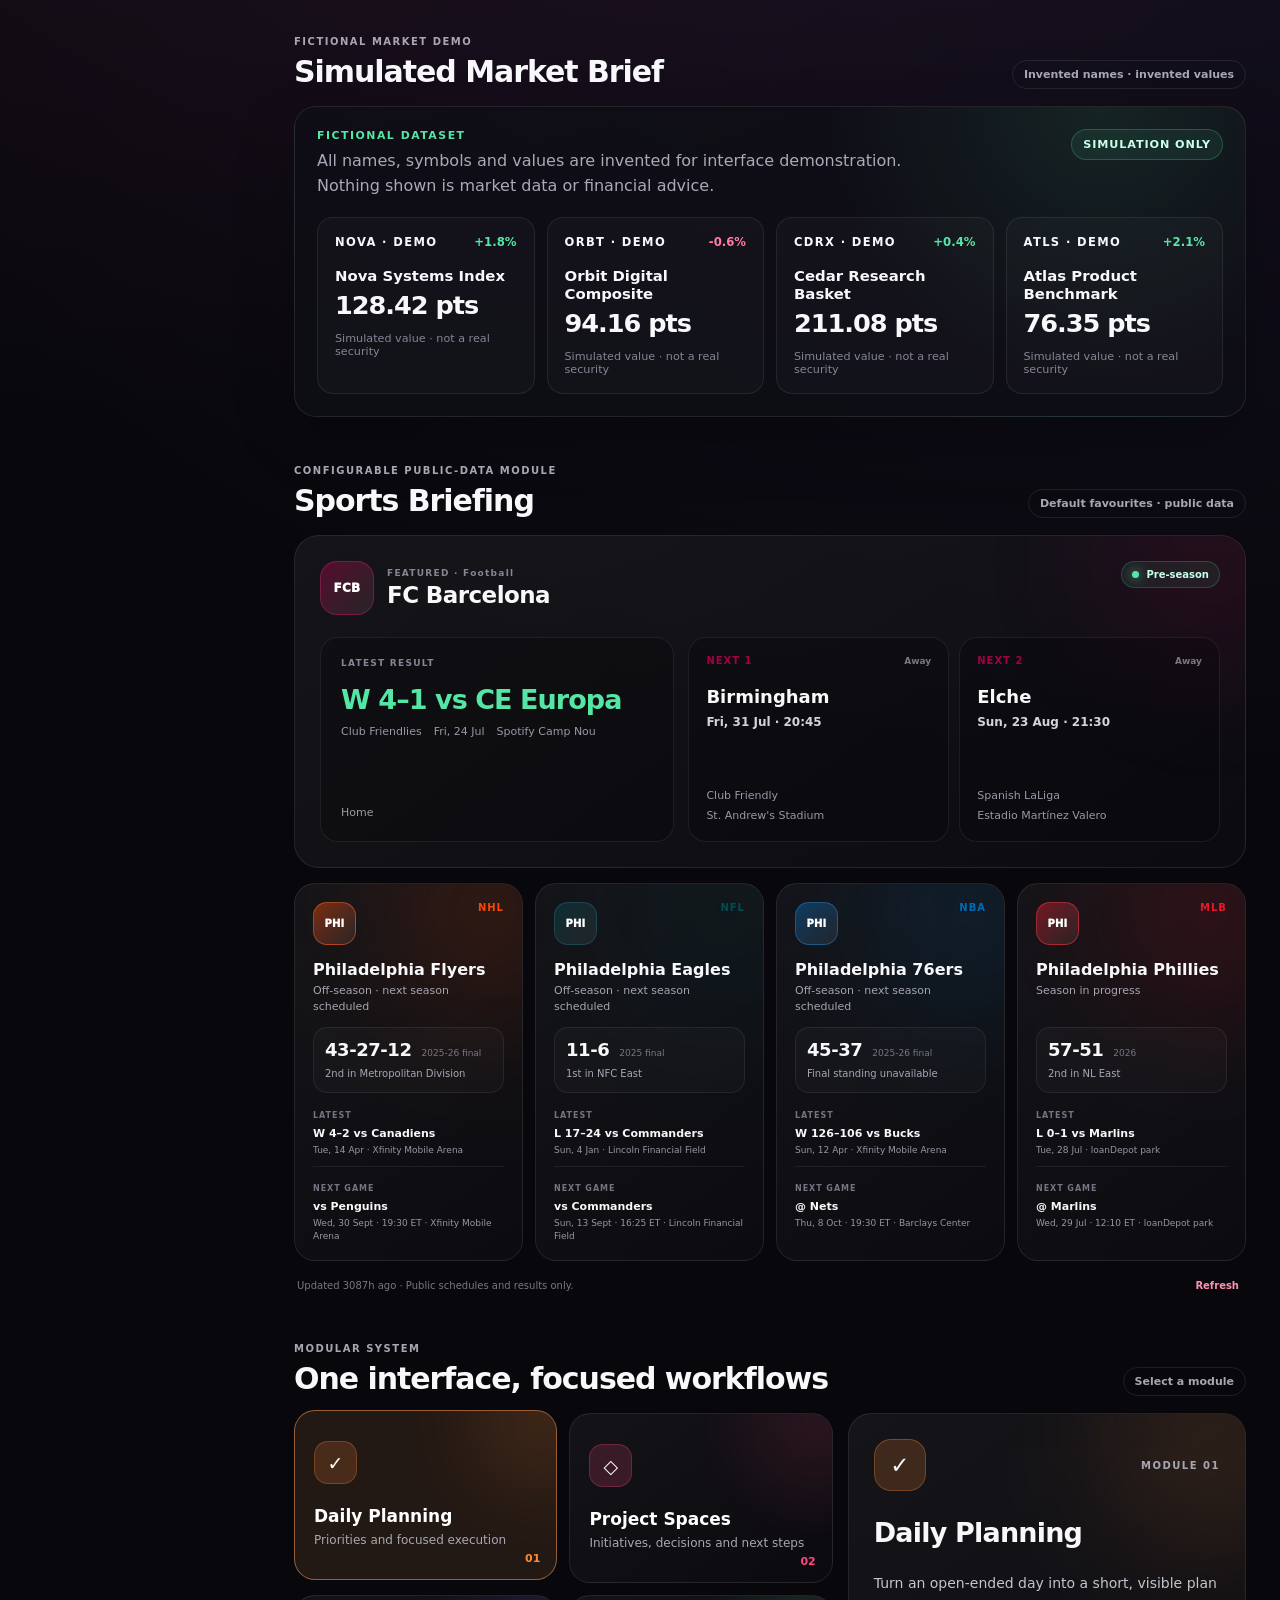
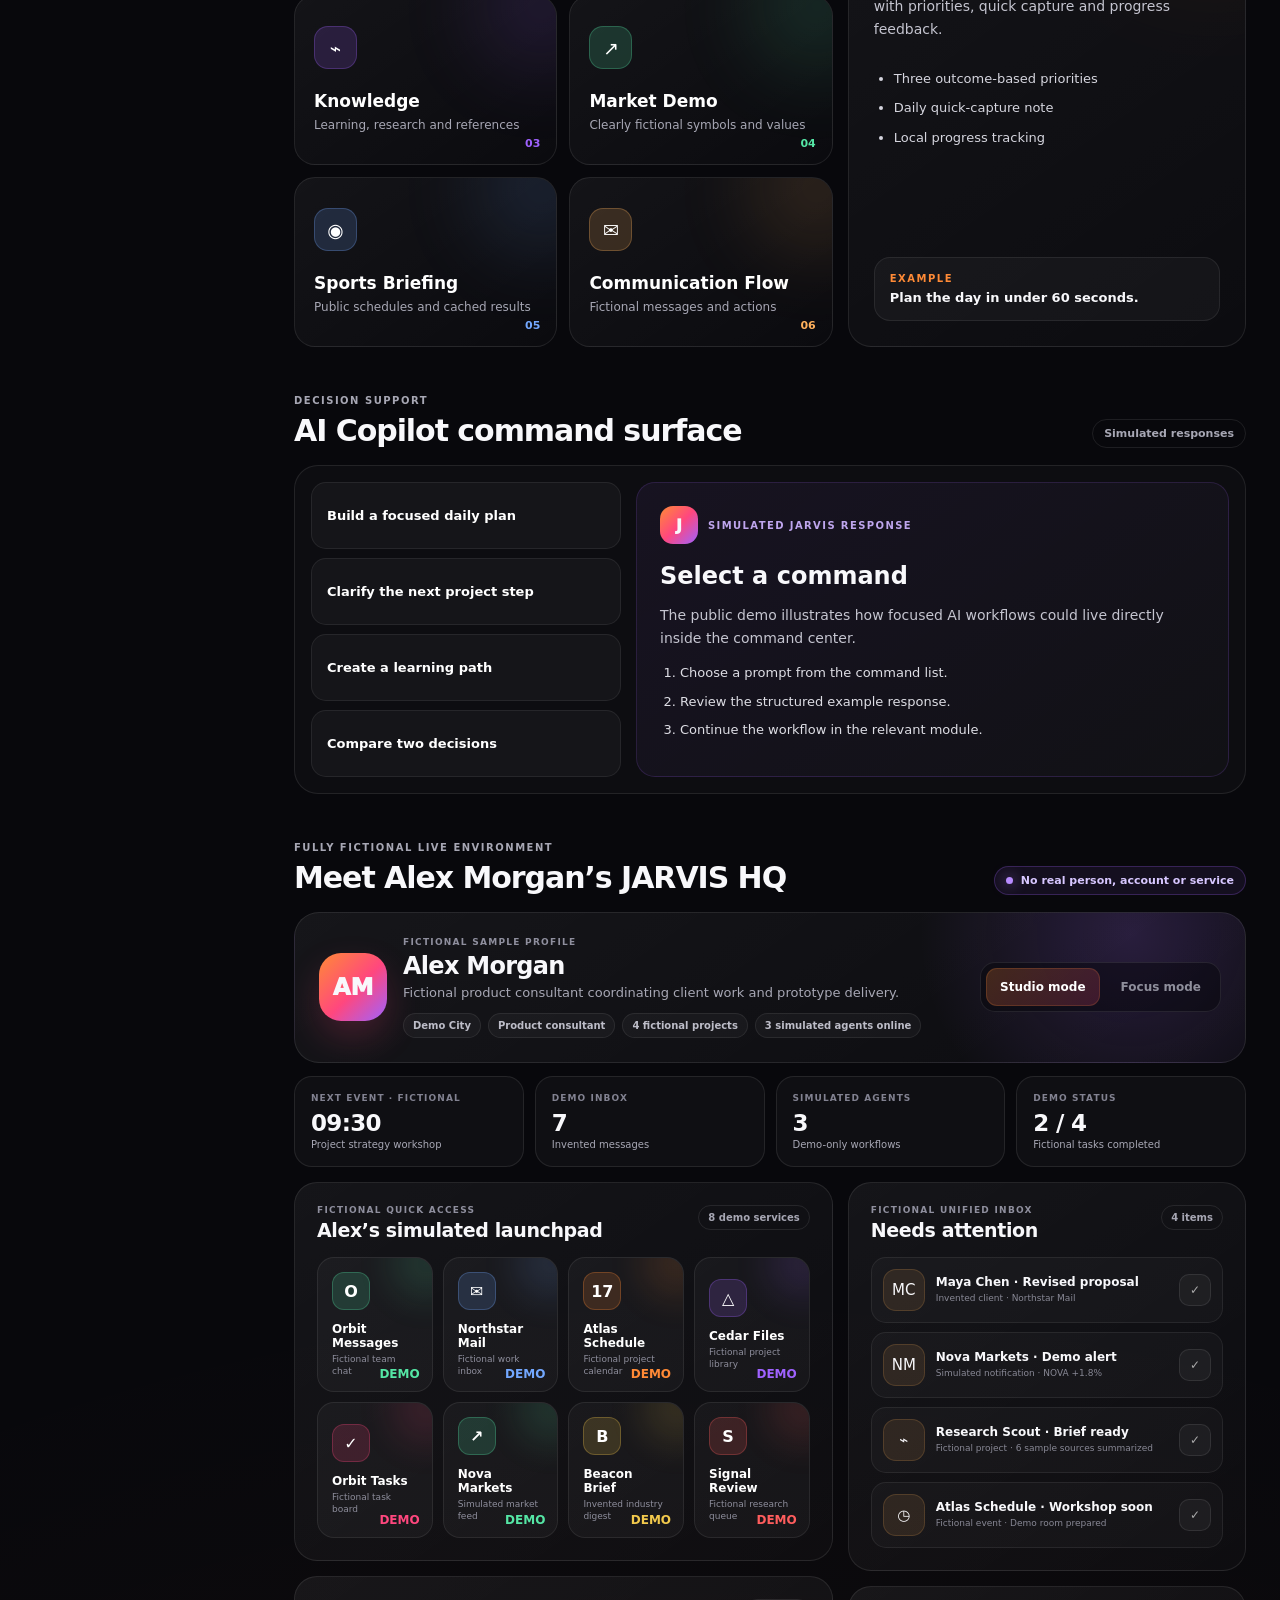
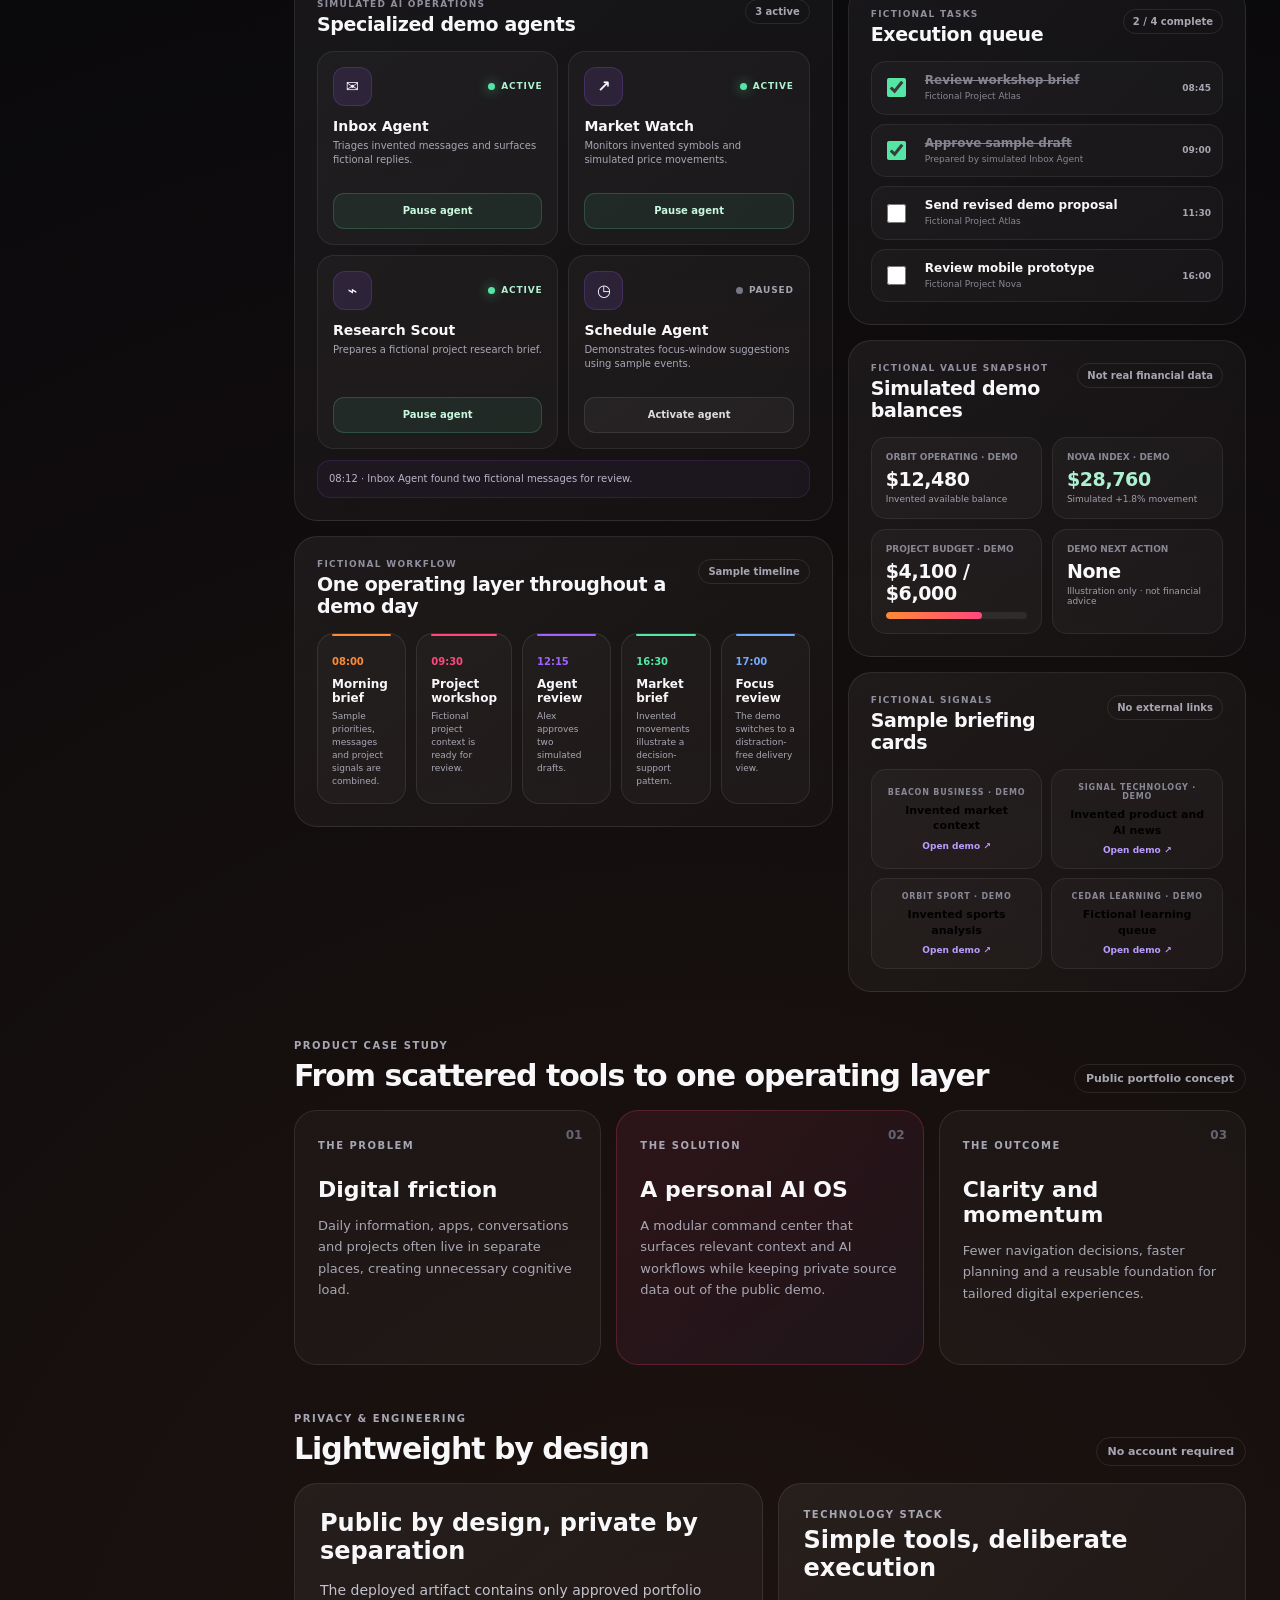
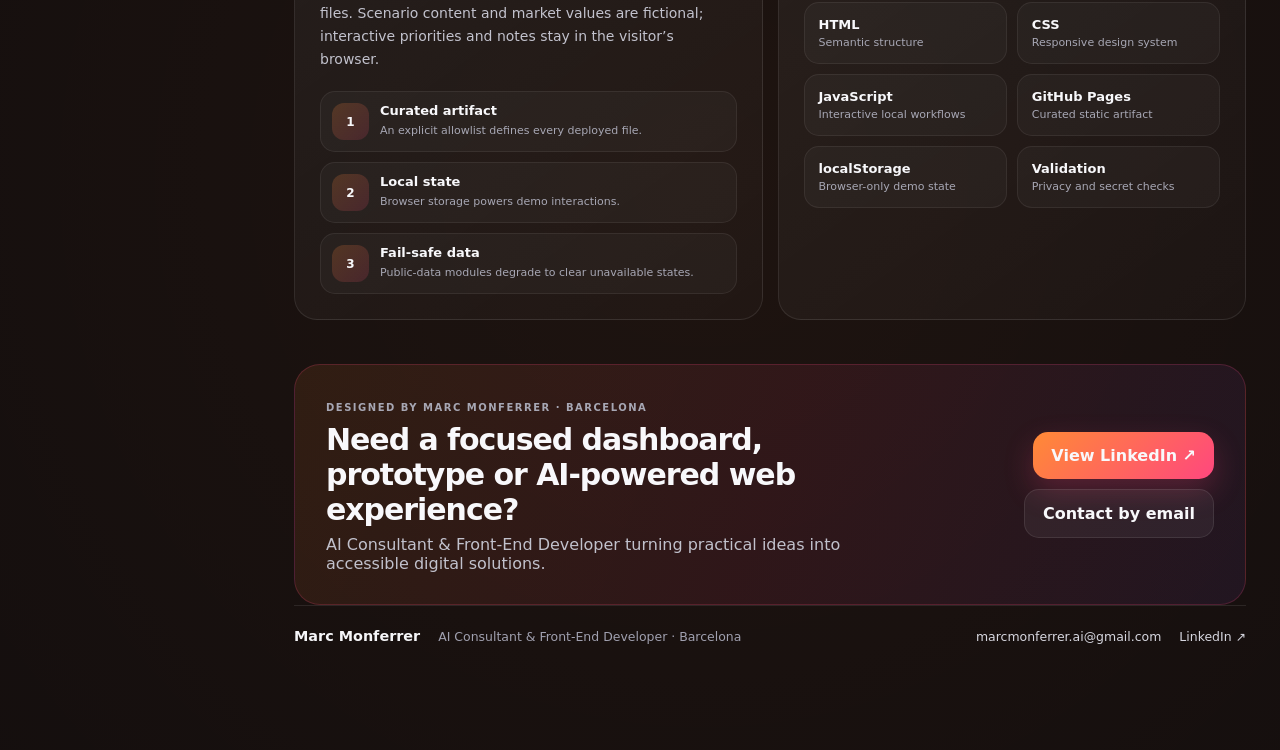
<file: portfolio.html>
<!doctype html>
<html lang="en">
<head>
  <meta charset="utf-8">
  <meta name="viewport" content="width=device-width,initial-scale=1">
  <meta name="robots" content="noindex,follow">
  <meta http-equiv="refresh" content="0;url=./">
  <link rel="canonical" href="https://marcmonferrer.github.io/jarvis-hq/">
  <title>JARVIS HQ · Portfolio Demo</title>
</head>
<body>
  <p>The portfolio demo now opens at the root URL. <a href="./">Continue to JARVIS HQ</a>.</p>
  <script>location.replace('./');</script>
</body>
</html>
</file>
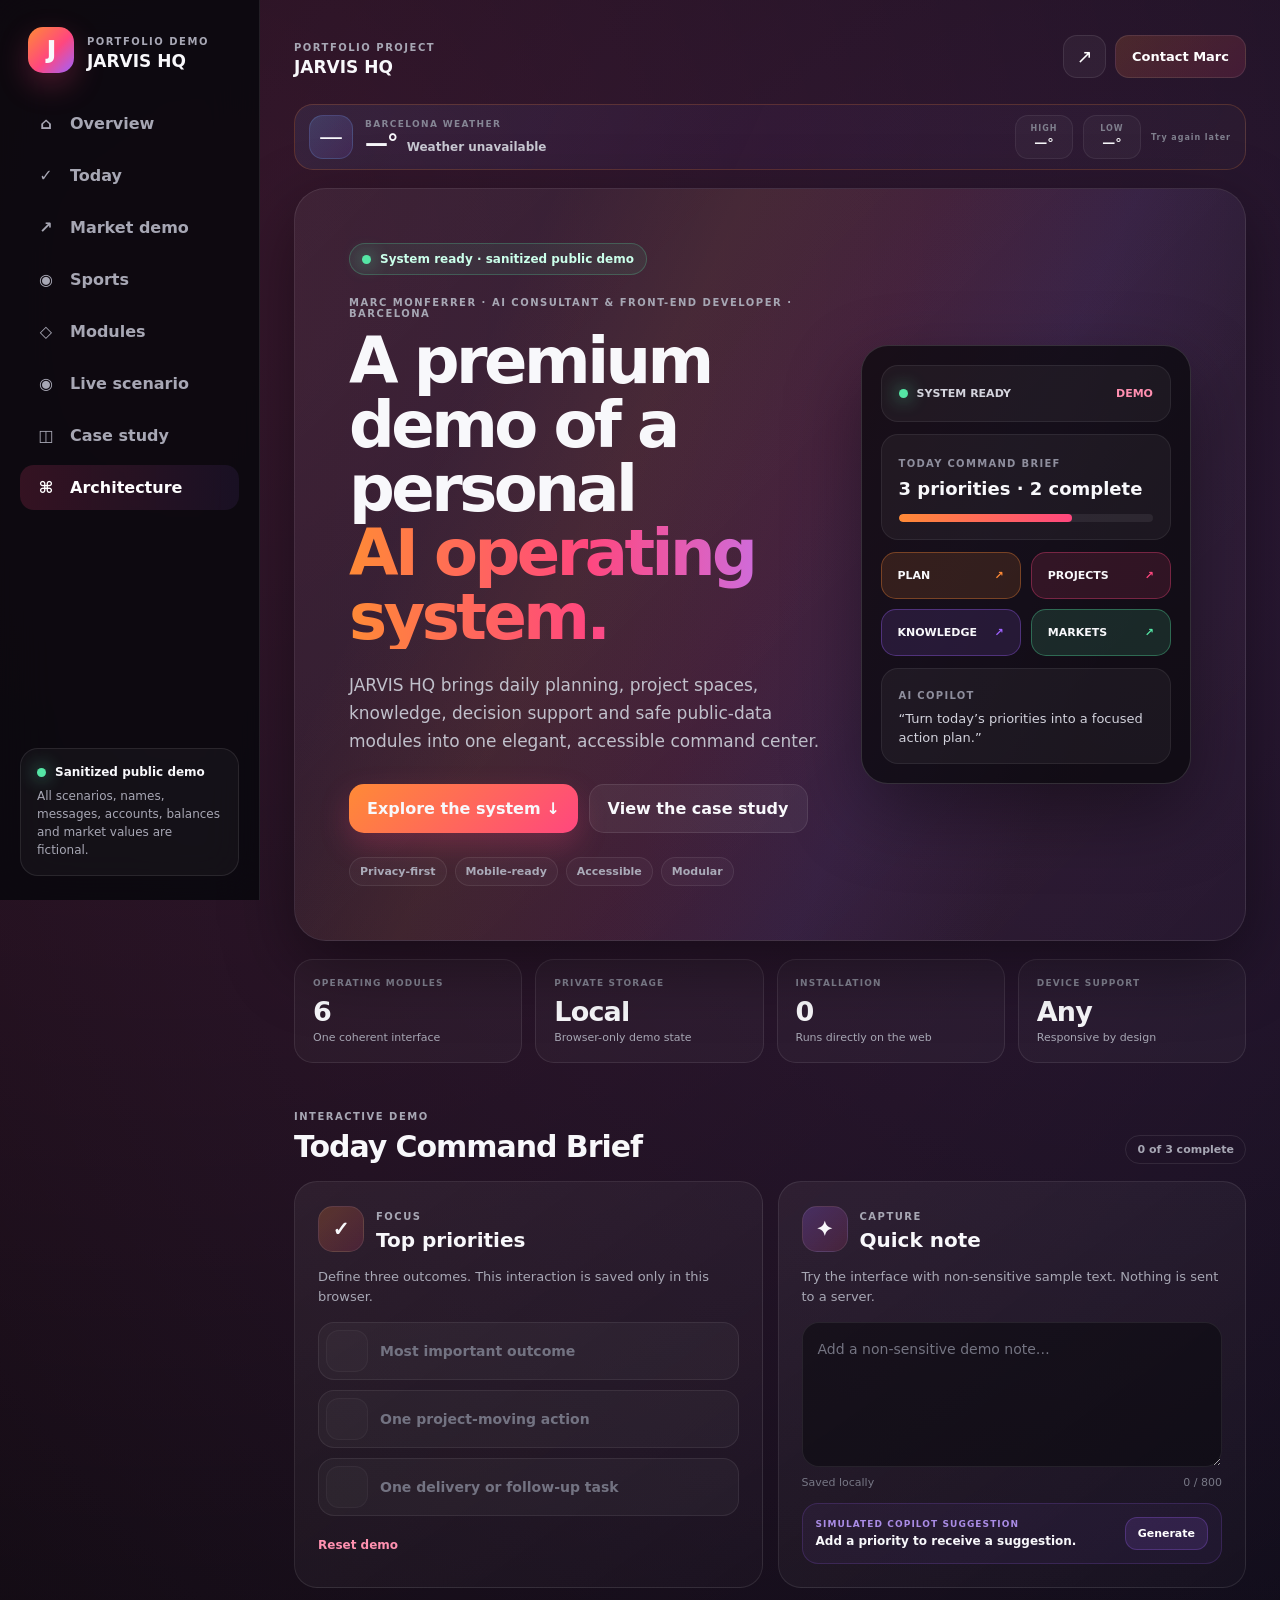
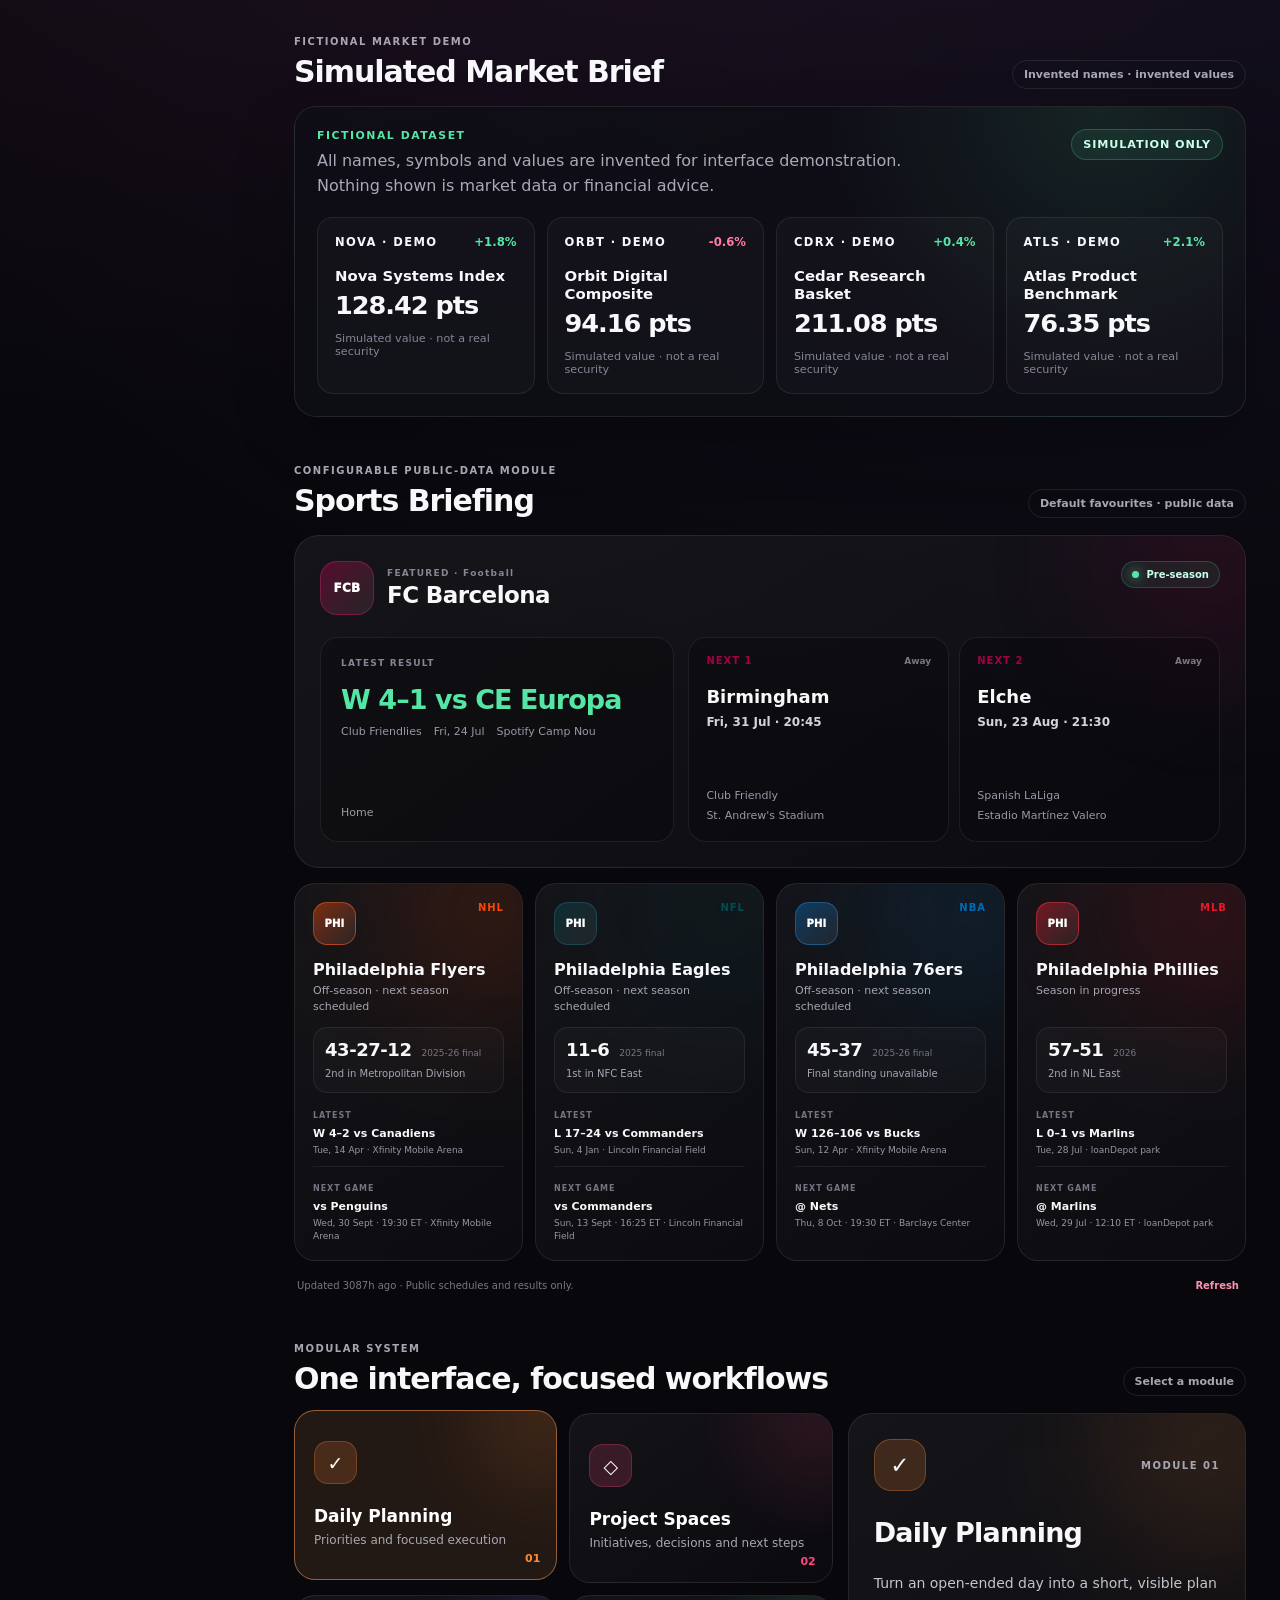
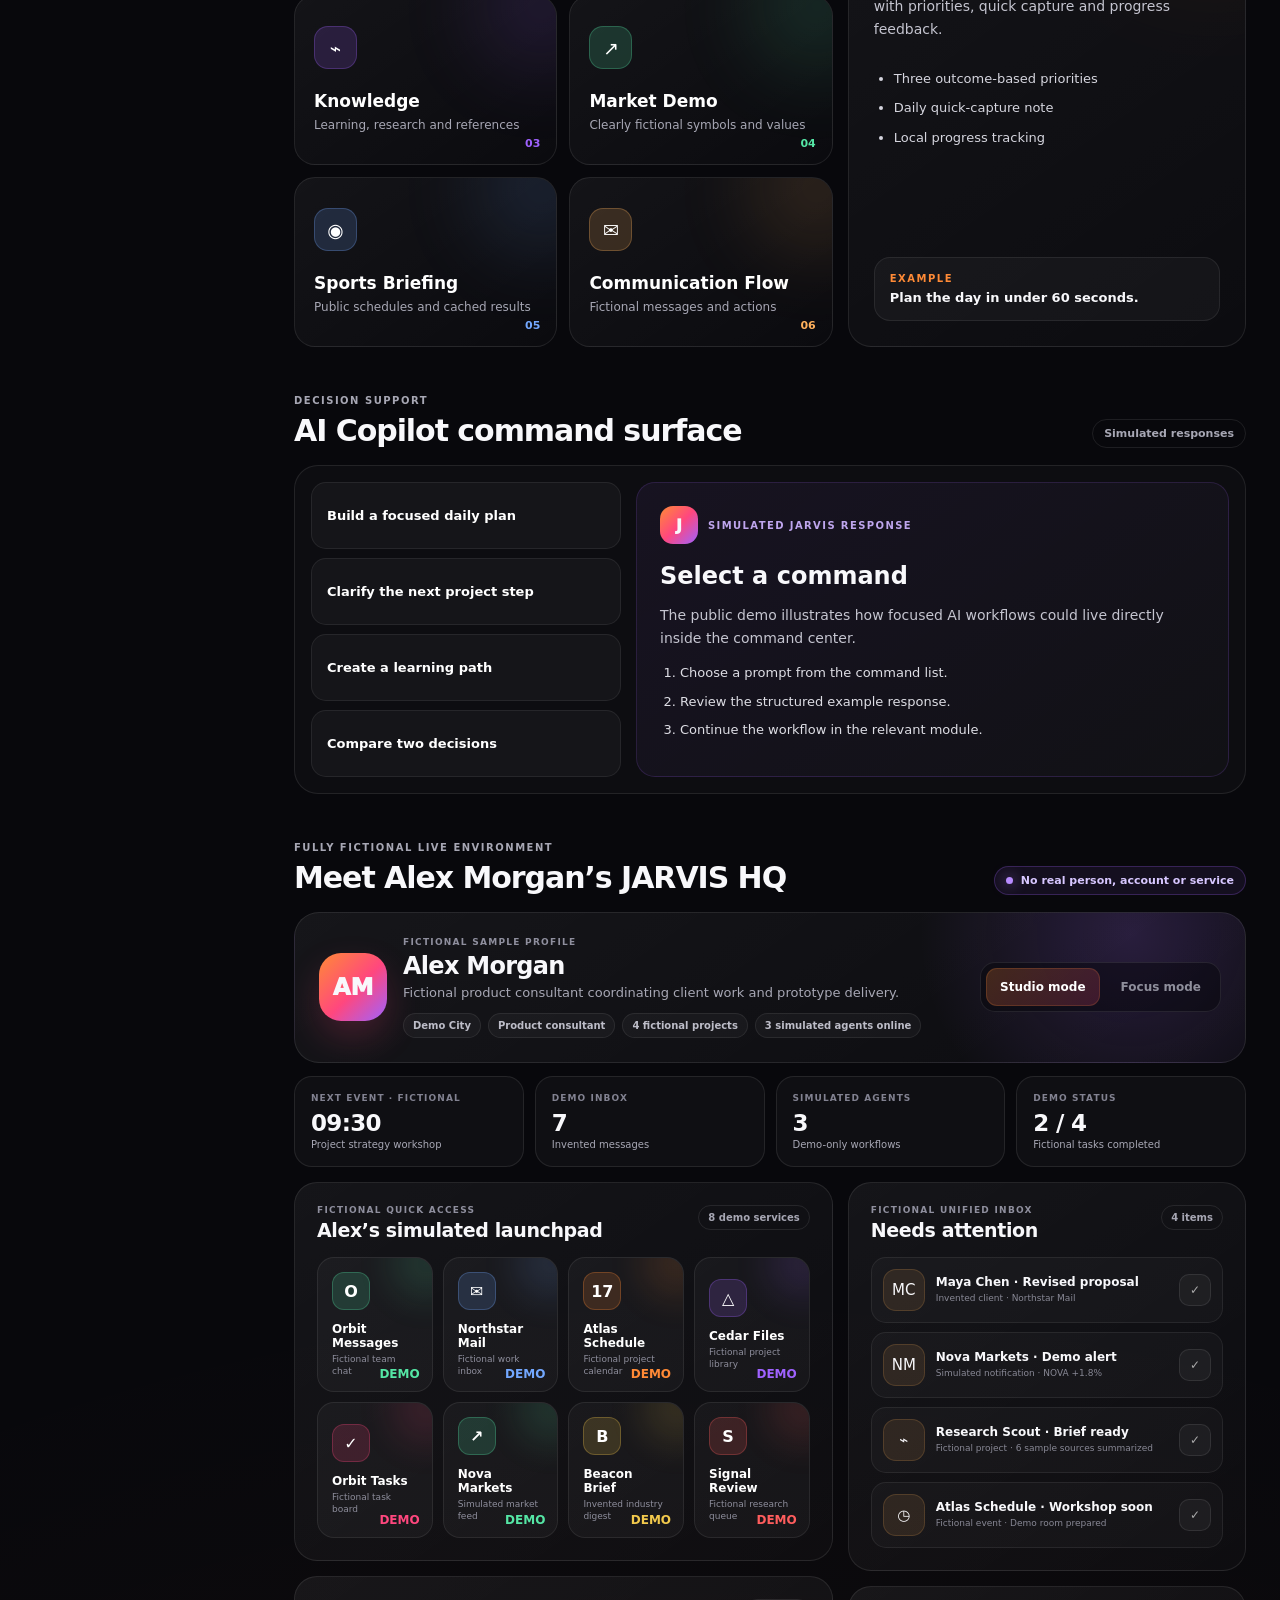
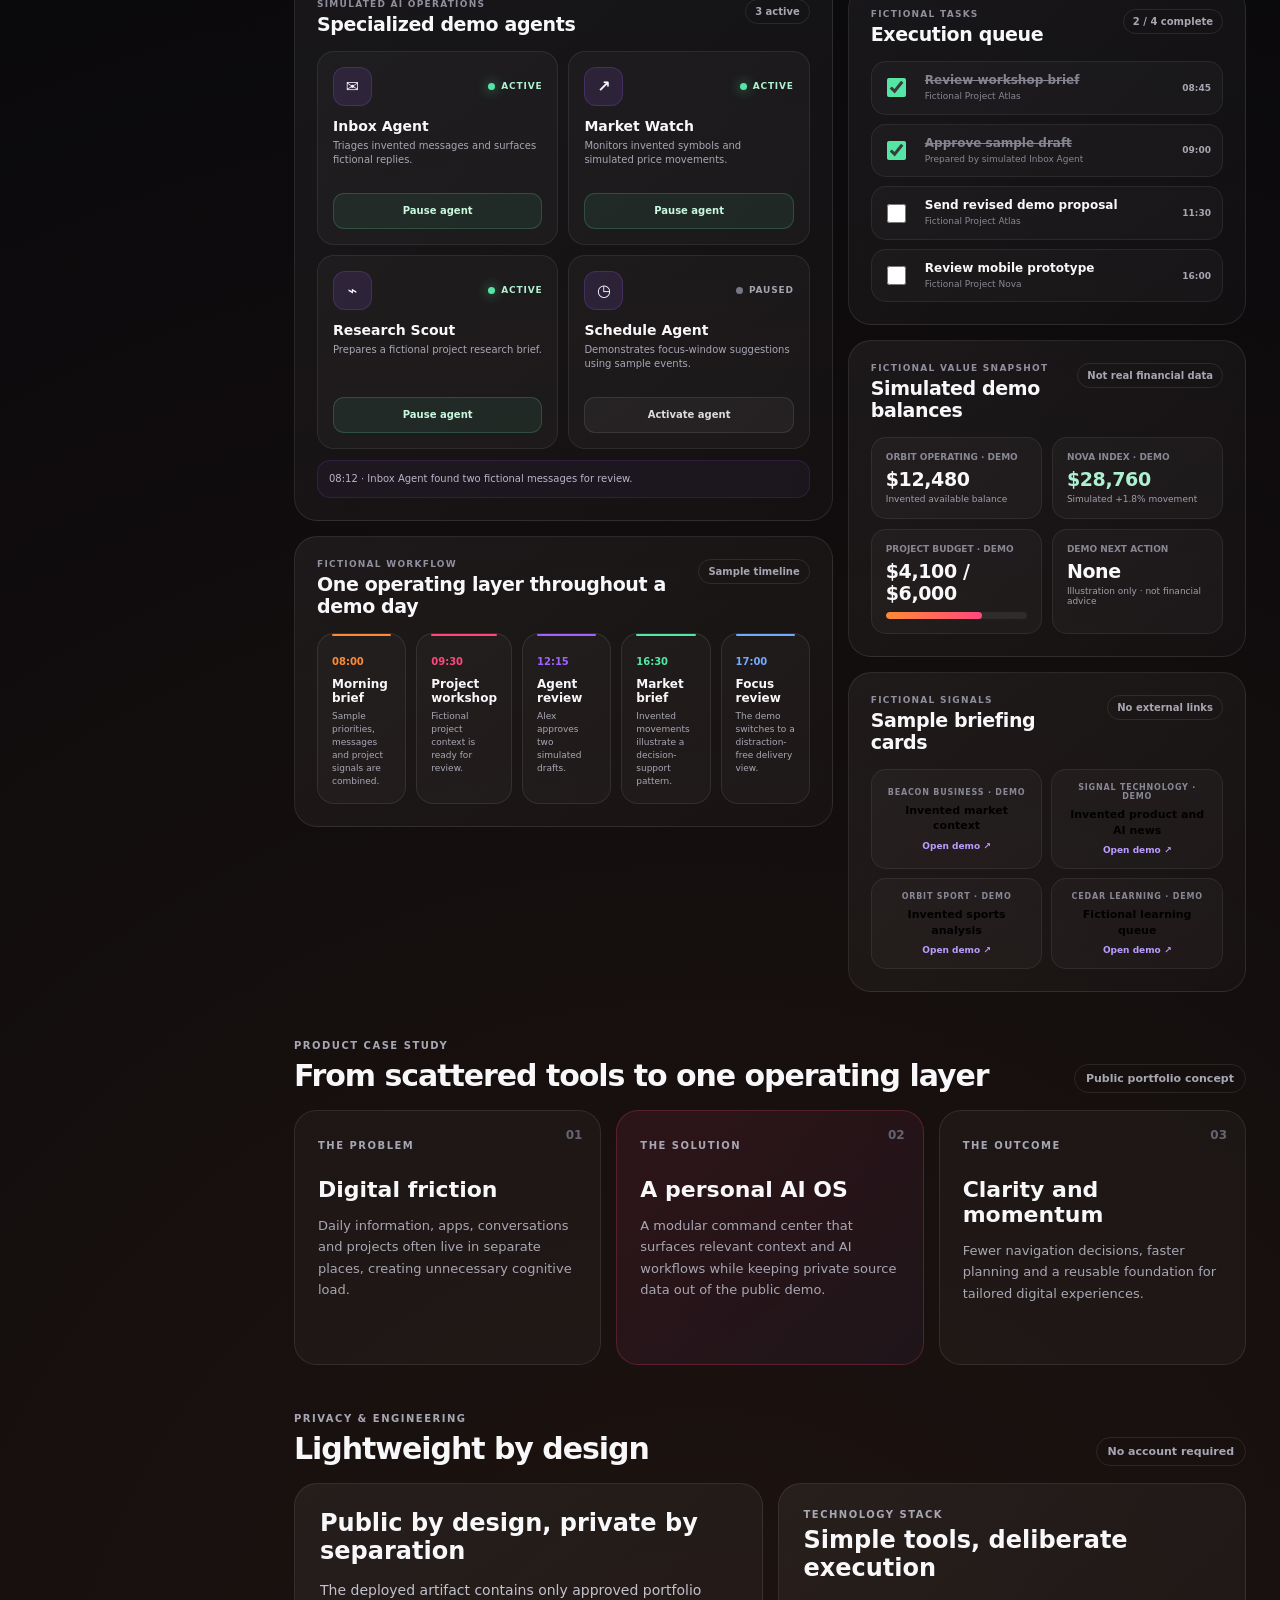
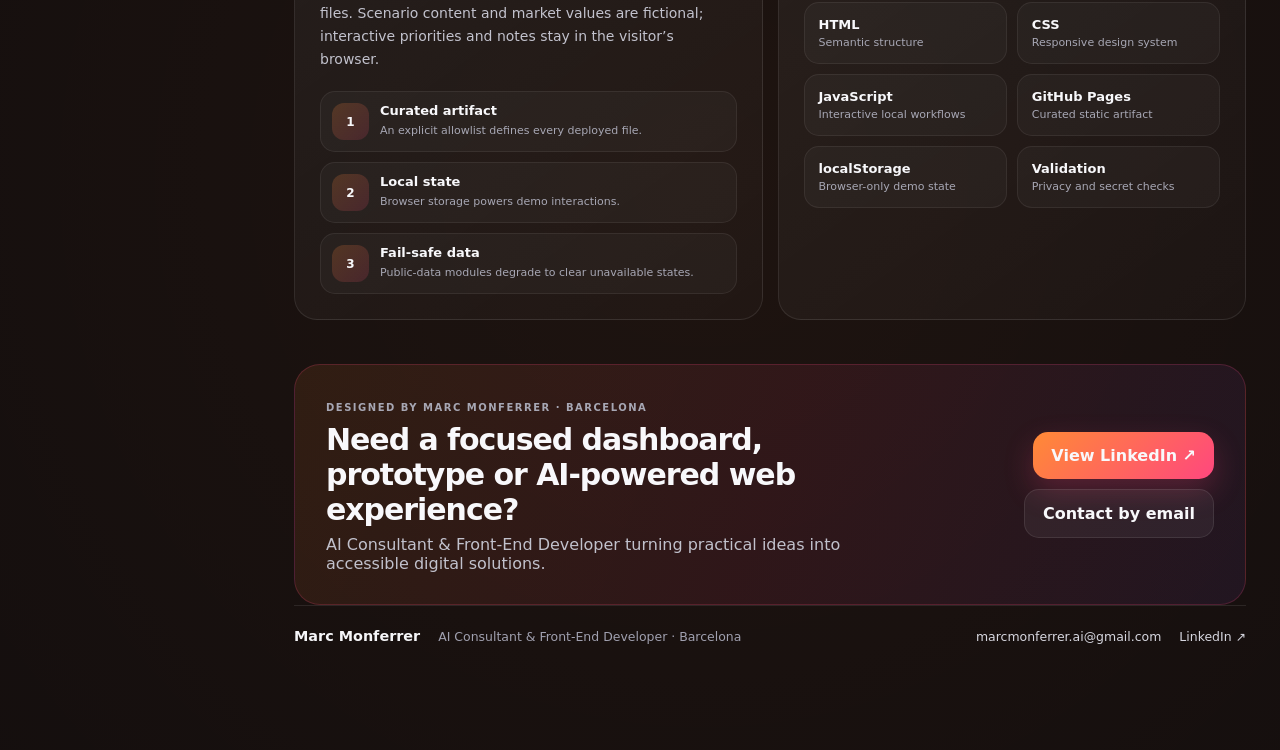
<file: share.html>
<!doctype html>
<html lang="en">
<head>
  <meta charset="utf-8">
  <meta name="viewport" content="width=device-width,initial-scale=1">
  <meta name="robots" content="noindex,follow">
  <meta http-equiv="refresh" content="0;url=./">
  <link rel="canonical" href="https://marcmonferrer.github.io/jarvis-hq/">
  <title>JARVIS HQ · Portfolio Demo</title>
</head>
<body>
  <p>This legacy URL now points to the sanitized public demo. <a href="./">Continue to JARVIS HQ</a>.</p>
  <script>location.replace('./');</script>
</body>
</html>
</file>
<file: portfolio-demo.css>
:root{
  --bg:#08080c;
  --panel:#111117;
  --panel-2:#16161e;
  --line:rgba(255,255,255,.09);
  --text:#f8f8fb;
  --muted:#a7a7b4;
  --orange:#ff8a36;
  --pink:#ff477e;
  --purple:#9f62ff;
  --green:#55e6a5;
  --blue:#73a8ff;
  --shadow:0 24px 70px rgba(0,0,0,.42)
}

*{box-sizing:border-box}
html{scroll-behavior:smooth}
body{
  margin:0;min-height:100vh;color:var(--text);
  font-family:Inter,ui-sans-serif,system-ui,-apple-system,BlinkMacSystemFont,"Segoe UI",sans-serif;
  background:
    radial-gradient(circle at 14% 4%,rgba(255,71,126,.15),transparent 25%),
    radial-gradient(circle at 91% 8%,rgba(159,98,255,.15),transparent 27%),
    radial-gradient(circle at 55% 92%,rgba(255,138,54,.09),transparent 32%),
    var(--bg)
}

button,input,textarea{font:inherit}
button,a{ -webkit-tap-highlight-color:transparent }
button{cursor:pointer}
a{color:inherit;text-decoration:none}
button:focus-visible,a:focus-visible,input:focus-visible,textarea:focus-visible,summary:focus-visible{
  outline:3px solid rgba(255,138,54,.48);outline-offset:3px
}

.demo-shell{display:grid;grid-template-columns:260px minmax(0,1fr);min-height:100vh}
.demo-sidebar{
  position:sticky;top:0;height:100vh;padding:27px 20px;border-right:1px solid var(--line);
  background:rgba(8,8,12,.84);backdrop-filter:blur(24px);z-index:20
}
.demo-brand{display:flex;align-items:center;gap:13px;padding:0 8px 28px}
.demo-brandmark{
  width:46px;height:46px;border-radius:15px;display:grid;place-items:center;
  font-size:23px;font-weight:950;background:linear-gradient(135deg,var(--orange),var(--pink) 55%,var(--purple));
  box-shadow:0 12px 30px rgba(255,71,126,.25)
}
.demo-brand small,.demo-topbar small,.demo-kicker,.demo-section-head small,.panel-heading small,.module-detail small,.case-card>small,.stack-panel>small,.demo-cta small{
  font-size:10px;letter-spacing:.15em;font-weight:850;color:var(--muted)
}
.demo-brand strong{display:block;margin-top:2px;font-size:17px}
.demo-nav{display:grid;gap:7px}
.demo-nav a{
  padding:13px 14px;border-radius:14px;color:var(--muted);display:flex;gap:12px;align-items:center;font-weight:750
}
.demo-nav a:hover,.demo-nav a.active{color:#fff;background:linear-gradient(90deg,rgba(255,71,126,.16),rgba(159,98,255,.08))}
.demo-nav span{width:24px;text-align:center}
.demo-sidebar-card{
  position:absolute;left:20px;right:20px;bottom:24px;padding:16px;border:1px solid var(--line);
  border-radius:18px;background:rgba(255,255,255,.035)
}
.demo-ready{display:flex;align-items:center;gap:9px;font-size:12px;font-weight:850}
.demo-ready i,.demo-status i,.preview-bar i{width:9px;height:9px;border-radius:50%;background:var(--green);box-shadow:0 0 18px var(--green)}
.demo-sidebar-card p{margin:8px 0 0;color:var(--muted);font-size:12px;line-height:1.5}

main{min-width:0;padding:22px 34px 50px}
.demo-topbar{height:68px;display:flex;align-items:center;justify-content:space-between;margin-bottom:18px}
.demo-topbar>div:first-of-type strong{display:block;margin-top:2px;font-size:17px}
.demo-top-actions{display:flex;align-items:center;gap:9px}
.demo-top-actions button,.demo-top-actions a{
  min-height:43px;border:1px solid var(--line);border-radius:14px;color:#fff;background:rgba(255,255,255,.045)
}
.demo-top-actions button{width:43px;font-size:19px}
.demo-top-actions a{display:grid;place-items:center;padding:0 16px;font-size:13px;font-weight:850;background:linear-gradient(135deg,rgba(255,138,54,.17),rgba(255,71,126,.14))}
.demo-mobile-nav{display:none;position:relative}
.demo-mobile-nav summary{list-style:none;width:43px;height:43px;display:grid;place-items:center;border:1px solid var(--line);border-radius:14px;background:rgba(255,255,255,.04);font-size:18px}
.demo-mobile-nav summary::-webkit-details-marker{display:none}
.demo-mobile-nav nav{
  position:absolute;top:50px;left:0;z-index:30;width:min(300px,calc(100vw - 30px));padding:12px;
  border:1px solid rgba(255,255,255,.13);border-radius:20px;background:#111117;box-shadow:var(--shadow)
}
.demo-mobile-nav a{display:block;padding:13px;border-radius:12px;color:#ddd;font-weight:750}
.demo-mobile-nav a:hover{background:rgba(255,255,255,.06)}

.demo-hero{
  position:relative;overflow:hidden;min-height:540px;padding:54px;border:1px solid var(--line);border-radius:32px;
  background:linear-gradient(135deg,rgba(255,255,255,.055),rgba(255,255,255,.014));
  box-shadow:var(--shadow);display:grid;grid-template-columns:minmax(0,1.18fr) minmax(330px,.82fr);gap:36px;align-items:center
}
.demo-hero:before{
  content:"";position:absolute;inset:-2px;pointer-events:none;
  background:linear-gradient(115deg,transparent 20%,rgba(255,138,54,.08),rgba(255,71,126,.08),rgba(159,98,255,.08),transparent 80%)
}
.demo-hero-copy,.demo-product-preview{position:relative;z-index:1}
.demo-status{
  display:inline-flex;align-items:center;gap:9px;padding:8px 12px;border-radius:99px;
  border:1px solid rgba(85,230,165,.24);background:rgba(85,230,165,.08);color:#caffea;font-size:12px;font-weight:850
}
.demo-kicker{margin:22px 0 10px}
.demo-hero h1{font-size:clamp(43px,5vw,72px);line-height:1;letter-spacing:-.055em;margin:0;max-width:820px}
.demo-hero h1 span{display:block;background:linear-gradient(90deg,var(--orange),var(--pink),#bc7aff);-webkit-background-clip:text;background-clip:text;color:transparent}
.demo-lead{max-width:720px;color:#c0c0cb;font-size:17px;line-height:1.65;margin:22px 0 0}
.demo-hero-actions{display:flex;gap:11px;flex-wrap:wrap;margin-top:29px}
.demo-primary,.demo-secondary{display:inline-flex;align-items:center;justify-content:center;border-radius:15px;padding:14px 18px;font-weight:900}
.demo-primary{background:linear-gradient(135deg,var(--orange),var(--pink));box-shadow:0 12px 30px rgba(255,71,126,.23)}
.demo-secondary{border:1px solid var(--line);background:rgba(255,255,255,.055)}
.demo-trust-row{display:flex;gap:8px;flex-wrap:wrap;margin-top:24px}
.demo-trust-row span{padding:7px 10px;border-radius:99px;border:1px solid rgba(255,255,255,.08);background:rgba(255,255,255,.03);color:#aaaab8;font-size:11px;font-weight:800}

.demo-product-preview{
  padding:19px;border:1px solid rgba(255,255,255,.14);border-radius:27px;background:rgba(7,7,11,.72);
  box-shadow:0 28px 75px rgba(0,0,0,.38)
}
.preview-bar,.preview-command,.preview-prompt{border:1px solid rgba(255,255,255,.07);background:rgba(255,255,255,.045);border-radius:17px}
.preview-bar{height:57px;display:flex;align-items:center;justify-content:space-between;padding:0 17px}
.preview-bar span{display:flex;align-items:center;gap:9px;color:#d4d4dd;font-size:11px;font-weight:850}
.preview-bar strong{font-size:11px;color:#ff8fb0}
.preview-command{margin-top:12px;padding:17px}
.preview-command small,.preview-prompt small{color:#8e8e9d;font-size:10px;font-weight:850;letter-spacing:.13em}
.preview-command strong{display:block;margin-top:7px;font-size:18px}
.preview-command>div{height:8px;border-radius:99px;background:rgba(255,255,255,.07);margin-top:15px;overflow:hidden}
.preview-command>div i{display:block;width:68%;height:100%;border-radius:inherit;background:linear-gradient(90deg,var(--orange),var(--pink))}
.preview-grid{display:grid;grid-template-columns:1fr 1fr;gap:10px;margin-top:12px}
.preview-grid span{padding:16px;border:1px solid color-mix(in srgb,var(--module) 34%,transparent);border-radius:15px;background:color-mix(in srgb,var(--module) 13%,transparent);font-size:11px;font-weight:850;display:flex;justify-content:space-between}
.preview-grid b{color:var(--module)}
.preview-prompt{margin-top:12px;padding:15px 17px}
.preview-prompt p{margin:7px 0 0;color:#d2d2dc;font-size:13px;line-height:1.45}

.demo-metrics{display:grid;grid-template-columns:repeat(4,1fr);gap:13px;margin-top:18px}
.demo-metrics article{padding:18px;border:1px solid var(--line);border-radius:19px;background:rgba(255,255,255,.03)}
.demo-metrics small{display:block;color:#858594;font-size:9px;font-weight:850;letter-spacing:.13em}
.demo-metrics strong{display:block;margin-top:8px;font-size:27px;letter-spacing:-.03em}
.demo-metrics span{display:block;margin-top:4px;color:var(--muted);font-size:11px}

.demo-section{margin-top:42px;scroll-margin-top:20px}
.demo-section-head{display:flex;align-items:end;justify-content:space-between;gap:18px;margin-bottom:17px}
.demo-section-head h2{font-size:30px;letter-spacing:-.035em;margin:5px 0 0}
.demo-pill{border:1px solid var(--line);border-radius:99px;color:var(--muted);padding:7px 11px;font-size:11px;font-weight:800;white-space:nowrap}
.demo-panel{position:relative;overflow:hidden;border:1px solid var(--line);border-radius:23px;background:linear-gradient(145deg,rgba(255,255,255,.055),rgba(255,255,255,.018))}
.today-demo-grid{display:grid;grid-template-columns:1fr 1fr;gap:15px}
.priority-panel,.capture-panel{padding:23px;min-height:350px}
.panel-heading{display:flex;gap:12px;align-items:center}
.panel-heading>span{width:46px;height:46px;border-radius:15px;display:grid;place-items:center;font-size:20px;font-weight:950;border:1px solid var(--line);background:linear-gradient(135deg,rgba(255,138,54,.22),rgba(255,71,126,.14))}
.capture-panel .panel-heading>span{background:linear-gradient(135deg,rgba(159,98,255,.24),rgba(255,71,126,.13))}
.panel-heading h3{font-size:20px;margin:4px 0 0}
.panel-intro{color:var(--muted);font-size:13px;line-height:1.55;margin:15px 0}
.demo-priority-list{display:grid;gap:10px}
.demo-priority-item{display:grid;grid-template-columns:42px minmax(0,1fr);gap:10px;align-items:center;min-height:56px;padding:7px 12px 7px 7px;border:1px solid rgba(255,255,255,.075);border-radius:16px;background:rgba(255,255,255,.035)}
.demo-priority-item:focus-within{border-color:rgba(255,138,54,.38);background:rgba(255,255,255,.055)}
.demo-priority-item button{width:42px;height:42px;border-radius:13px;border:1px solid rgba(255,255,255,.1);background:rgba(255,255,255,.055);color:transparent;font-weight:950}
.demo-priority-item button:disabled{opacity:.4;cursor:not-allowed}
.demo-priority-item button[aria-pressed="true"]{color:#07140e;border-color:rgba(85,230,165,.58);background:var(--green);box-shadow:0 8px 24px rgba(85,230,165,.17)}
.demo-priority-item input{width:100%;min-width:0;border:0;outline:0;background:transparent;color:#fff;font-size:14px;font-weight:720;padding:8px 2px}
.demo-priority-item input::placeholder{color:#737382;font-weight:620}
.demo-priority-item.done input{color:#8e8e9a;text-decoration:line-through}
.text-button{margin-top:14px;padding:8px 0;border:0;background:transparent;color:#ff91b0;font-size:12px;font-weight:850}
.capture-panel{display:flex;flex-direction:column}
.capture-panel textarea{width:100%;flex:1;min-height:145px;resize:vertical;border:1px solid rgba(255,255,255,.08);border-radius:17px;background:rgba(6,6,10,.5);color:#fff;padding:15px;font-size:14px;line-height:1.6;outline:0}
.capture-panel textarea:focus{border-color:rgba(159,98,255,.45);box-shadow:0 0 0 3px rgba(159,98,255,.09)}
.capture-panel textarea::placeholder{color:#747482}
.note-meta{display:flex;justify-content:space-between;gap:12px;margin-top:9px;color:#777785;font-size:11px}
.copilot-mini{display:flex;align-items:center;justify-content:space-between;gap:14px;margin-top:14px;padding:13px;border:1px solid rgba(159,98,255,.18);border-radius:16px;background:rgba(159,98,255,.06)}
.copilot-mini small{display:block;color:#aa8ce6;font-size:9px;font-weight:850;letter-spacing:.12em}
.copilot-mini strong{display:block;margin-top:4px;font-size:12px;line-height:1.4}
.copilot-mini button{border:1px solid rgba(159,98,255,.26);border-radius:12px;background:rgba(159,98,255,.13);color:#fff;padding:9px 12px;font-size:11px;font-weight:850}

.module-layout{display:grid;grid-template-columns:minmax(0,1.15fr) minmax(300px,.85fr);gap:15px;align-items:stretch}
.module-grid{display:grid;grid-template-columns:repeat(2,1fr);gap:12px}
.module-card{position:relative;min-height:170px;padding:19px;border:1px solid var(--line);border-radius:21px;background:linear-gradient(145deg,rgba(255,255,255,.05),rgba(255,255,255,.017));color:#fff;text-align:left;transition:.22s;overflow:hidden}
.module-card:before{content:"";position:absolute;width:130px;height:130px;border-radius:50%;filter:blur(42px);opacity:.14;right:-50px;top:-55px;background:var(--module)}
.module-card:hover,.module-card.active{transform:translateY(-3px);border-color:color-mix(in srgb,var(--module) 45%,rgba(255,255,255,.15));background:color-mix(in srgb,var(--module) 9%,rgba(255,255,255,.025))}
.module-card>span{width:43px;height:43px;border-radius:14px;display:grid;place-items:center;background:color-mix(in srgb,var(--module) 17%,transparent);border:1px solid color-mix(in srgb,var(--module) 27%,transparent);font-size:19px}
.module-card strong{display:block;margin-top:22px;font-size:17px}
.module-card small{display:block;margin-top:6px;color:var(--muted);font-size:12px;line-height:1.45;max-width:220px}
.module-card b{position:absolute;right:16px;bottom:14px;color:var(--module);font-size:11px}
.module-detail{padding:25px;display:flex;flex-direction:column}
.module-detail:before{content:"";position:absolute;width:220px;height:220px;border-radius:50%;filter:blur(65px);opacity:.13;right:-80px;top:-80px;background:var(--detail-accent,var(--orange))}
.module-detail>*{position:relative}
.module-detail-top{display:flex;align-items:center;justify-content:space-between}
.module-detail-top>span{width:52px;height:52px;border-radius:17px;display:grid;place-items:center;background:color-mix(in srgb,var(--detail-accent,var(--orange)) 18%,transparent);border:1px solid color-mix(in srgb,var(--detail-accent,var(--orange)) 30%,transparent);font-size:23px}
.module-detail h3{font-size:27px;margin:26px 0 10px;letter-spacing:-.03em}
.module-detail>p{color:#c4c4cf;line-height:1.65;font-size:14px}
.module-detail ul{padding-left:20px;color:#d5d5de;display:grid;gap:10px;font-size:13px;line-height:1.5}
.module-example{margin-top:auto;padding:15px;border:1px solid rgba(255,255,255,.08);border-radius:16px;background:rgba(255,255,255,.035)}
.module-example small{display:block;color:var(--detail-accent,var(--orange))}
.module-example strong{display:block;margin-top:6px;font-size:13px}

.ai-console{display:grid;grid-template-columns:310px minmax(0,1fr);gap:15px;border:1px solid var(--line);border-radius:24px;padding:16px;background:rgba(255,255,255,.025)}
.ai-prompt-list{display:grid;gap:9px}
.ai-prompt-list button{padding:15px;border:1px solid rgba(255,255,255,.075);border-radius:15px;background:rgba(255,255,255,.035);color:#fff;text-align:left;font-size:13px;font-weight:750;transition:.2s}
.ai-prompt-list button:hover,.ai-prompt-list button.active{background:linear-gradient(90deg,rgba(255,71,126,.14),rgba(159,98,255,.08));border-color:rgba(255,71,126,.25)}
.ai-response{padding:23px;border:1px solid rgba(159,98,255,.17);border-radius:19px;background:linear-gradient(145deg,rgba(159,98,255,.07),rgba(255,255,255,.02))}
.ai-response>div{display:flex;align-items:center;gap:10px}
.ai-orb{width:38px;height:38px;border-radius:13px;display:grid;place-items:center;font-weight:950;background:linear-gradient(135deg,var(--orange),var(--pink),var(--purple))}
.ai-response small{font-size:10px;letter-spacing:.14em;font-weight:850;color:#bfa6ee}
.ai-response h3{font-size:24px;margin:18px 0 9px}
.ai-response p{color:#c5c5d0;line-height:1.6;font-size:14px}
.ai-response ol{padding-left:20px;display:grid;gap:9px;color:#dedee5;font-size:13px;line-height:1.5}

.case-grid{display:grid;grid-template-columns:repeat(3,1fr);gap:15px}
.case-card{position:relative;min-height:255px;padding:23px;border:1px solid var(--line);border-radius:22px;background:rgba(255,255,255,.03)}
.case-card.featured{background:linear-gradient(145deg,rgba(255,71,126,.095),rgba(159,98,255,.045));border-color:rgba(255,71,126,.23)}
.case-card>span{position:absolute;right:18px;top:17px;color:#646472;font-size:12px;font-weight:850}
.case-card h3{font-size:22px;margin:24px 0 10px}
.case-card p{color:var(--muted);font-size:13px;line-height:1.65}

.architecture-grid{display:grid;grid-template-columns:1fr 1fr;gap:15px}
.architecture-copy,.stack-panel{padding:25px}
.architecture-copy h3,.stack-panel h3{font-size:24px;margin:0 0 11px}
.architecture-copy>p{color:#c2c2cd;font-size:14px;line-height:1.65}
.architecture-points{display:grid;gap:10px;margin-top:20px}
.architecture-points span{display:grid;grid-template-columns:37px minmax(0,1fr);column-gap:11px;padding:11px;border:1px solid rgba(255,255,255,.07);border-radius:15px;background:rgba(255,255,255,.03)}
.architecture-points i{grid-row:1/3;width:37px;height:37px;border-radius:12px;display:grid;place-items:center;background:linear-gradient(135deg,rgba(255,138,54,.2),rgba(255,71,126,.15));font-style:normal;font-size:12px;font-weight:850}
.architecture-points b{font-size:13px}
.architecture-points small{margin-top:3px;color:var(--muted);font-size:11px;line-height:1.4}
.stack-panel>small{display:block;margin-bottom:6px}
.stack-grid{display:grid;grid-template-columns:repeat(2,1fr);gap:10px;margin-top:20px}
.stack-grid span{padding:14px;border:1px solid rgba(255,255,255,.07);border-radius:15px;background:rgba(255,255,255,.03)}
.stack-grid b{display:block;font-size:13px}
.stack-grid small{display:block;margin-top:4px;color:var(--muted);font-size:11px}

.demo-cta{margin-top:44px;padding:31px;border:1px solid rgba(255,71,126,.2);border-radius:26px;background:linear-gradient(110deg,rgba(255,138,54,.1),rgba(255,71,126,.095),rgba(159,98,255,.08));display:flex;justify-content:space-between;align-items:center;gap:26px}
.demo-cta h2{font-size:30px;letter-spacing:-.035em;margin:7px 0 8px;max-width:760px}
.demo-cta p{margin:0;color:#c1c1cc}
.demo-cta>div:last-child{display:flex;gap:10px;flex-wrap:wrap;justify-content:flex-end}
.demo-footer{display:flex;justify-content:space-between;gap:20px;color:#777785;font-size:11px;margin-top:27px;padding:11px 3px}
.demo-toast{position:fixed;left:50%;bottom:24px;transform:translate(-50%,30px);opacity:0;pointer-events:none;background:#f4f4f7;color:#111;padding:12px 16px;border-radius:13px;font-weight:850;transition:.25s;z-index:100}
.demo-toast.show{opacity:1;transform:translate(-50%,0)}

@media(max-width:1180px){
  .demo-hero{grid-template-columns:1fr;min-height:0}
  .demo-product-preview{max-width:620px}
  .demo-metrics{grid-template-columns:repeat(2,1fr)}
  .module-layout{grid-template-columns:1fr}
  .module-detail{min-height:420px}
}

@media(max-width:920px){
  .demo-shell{display:block}
  .demo-sidebar{display:none}
  main{padding:16px 18px 40px}
  .demo-mobile-nav{display:block}
  .demo-topbar>div:first-of-type{margin-right:auto;margin-left:10px}
  .today-demo-grid,.architecture-grid{grid-template-columns:1fr}
  .case-grid{grid-template-columns:1fr}
  .ai-console{grid-template-columns:1fr}
  .ai-prompt-list{grid-template-columns:repeat(2,1fr)}
}

@media(max-width:640px){
  main{padding:12px 13px 32px}
  .demo-topbar{height:59px}
  .demo-topbar>div:first-of-type small{display:none}
  .demo-topbar>div:first-of-type strong{font-size:15px}
  .demo-top-actions a{display:none}
  .demo-hero{padding:28px 21px;border-radius:25px;gap:27px}
  .demo-hero h1{font-size:43px}
  .demo-lead{font-size:15px}
  .demo-hero-actions{display:grid}
  .demo-hero-actions a{width:100%}
  .demo-product-preview{padding:14px;border-radius:21px}
  .preview-grid{grid-template-columns:1fr}
  .demo-metrics{grid-template-columns:1fr 1fr;gap:9px}
  .demo-metrics article{padding:14px}
  .demo-metrics strong{font-size:23px}
  .demo-section{margin-top:34px}
  .demo-section-head{align-items:center}
  .demo-section-head h2{font-size:24px}
  .demo-section-head .demo-pill{display:none}
  .priority-panel,.capture-panel{padding:19px}
  .module-grid{grid-template-columns:1fr}
  .module-card{min-height:150px}
  .ai-prompt-list{grid-template-columns:1fr}
  .stack-grid{grid-template-columns:1fr}
  .demo-cta{padding:23px;display:block}
  .demo-cta h2{font-size:25px}
  .demo-cta>div:last-child{display:grid;margin-top:20px}
  .demo-footer{display:grid;gap:7px}
}

@media(prefers-reduced-motion:reduce){
  html{scroll-behavior:auto}
  *,*:before,*:after{animation-duration:.01ms!important;animation-iteration-count:1!important;transition-duration:.01ms!important}
}
</file>
<file: weather.css>
.weather-widget{
  min-height:66px;margin:-4px 0 18px;padding:10px 14px;border:1px solid var(--line);
  border-radius:19px;background:linear-gradient(115deg,rgba(115,168,255,.09),rgba(159,98,255,.045),rgba(255,255,255,.025));
  display:flex;align-items:center;justify-content:space-between;gap:16px;overflow:hidden
}
.weather-main{display:flex;align-items:center;gap:12px;min-width:0}
.weather-icon{
  width:44px;height:44px;flex:0 0 44px;border-radius:14px;display:grid;place-items:center;font-size:24px;
  border:1px solid rgba(115,168,255,.2);background:linear-gradient(135deg,rgba(115,168,255,.19),rgba(159,98,255,.12))
}
.weather-place{display:block;color:#858594;font-size:9px;font-weight:850;letter-spacing:.15em}
.weather-reading{display:flex;align-items:baseline;gap:9px;margin-top:3px}
.weather-temperature{font-size:23px;line-height:1;font-weight:900;letter-spacing:-.04em}
.weather-condition{color:#c8c8d2;font-size:12px;font-weight:750;white-space:nowrap}
.weather-range{display:flex;align-items:center;gap:10px;white-space:nowrap}
.weather-range span{
  min-width:58px;padding:8px 10px;border:1px solid rgba(255,255,255,.07);border-radius:13px;
  background:rgba(255,255,255,.03);text-align:center
}
.weather-range small{display:block;color:#7f7f8d;font-size:8px;font-weight:850;letter-spacing:.12em}
.weather-range strong{display:block;margin-top:2px;font-size:13px}
.weather-meta{color:#777785;font-size:10px;font-weight:700}
.weather-widget[data-state="loading"] .weather-icon{animation:weatherPulse 1.4s ease-in-out infinite}
.weather-widget[data-state="unavailable"]{border-color:rgba(255,138,54,.2)}
@keyframes weatherPulse{50%{opacity:.45;transform:scale(.94)}}

@media(max-width:640px){
  .weather-widget{margin:-2px 0 14px;padding:9px 11px;border-radius:17px;gap:9px}
  .weather-icon{width:40px;height:40px;flex-basis:40px;font-size:21px}
  .weather-temperature{font-size:21px}
  .weather-condition{max-width:100px;overflow:hidden;text-overflow:ellipsis}
  .weather-range{gap:6px}
  .weather-range span{min-width:48px;padding:7px 8px}
  .weather-meta{display:none}
}
</file>
<file: sports-briefing.css>
.sports-briefing-root{display:grid;gap:15px}
.sports-featured,.sports-team-card{
  position:relative;overflow:hidden;border:1px solid var(--line);
  background:linear-gradient(145deg,rgba(255,255,255,.055),rgba(255,255,255,.018))
}
.sports-featured{min-height:330px;padding:25px;border-radius:25px}
.sports-featured:before,.sports-team-card:before{
  content:"";position:absolute;width:220px;height:220px;border-radius:50%;filter:blur(65px);
  opacity:.14;right:-75px;top:-85px;background:var(--team-accent,var(--pink));pointer-events:none
}
.sports-featured>*,
.sports-team-card>*{position:relative}
.sports-featured-head{display:flex;align-items:flex-start;justify-content:space-between;gap:18px}
.sports-identity{display:flex;align-items:center;gap:13px;min-width:0}
.sports-badge{
  width:54px;height:54px;flex:0 0 54px;border-radius:17px;display:grid;place-items:center;
  border:1px solid color-mix(in srgb,var(--team-accent,var(--pink)) 45%,rgba(255,255,255,.12));
  background:linear-gradient(135deg,color-mix(in srgb,var(--team-accent,var(--pink)) 45%,#16161d),rgba(255,255,255,.07));
  color:#fff;font-size:12px;font-weight:950;letter-spacing:.02em
}
.sports-identity small,.sports-kicker,.sports-label{
  display:block;color:#858594;font-size:9px;font-weight:850;letter-spacing:.14em
}
.sports-identity h4{margin:4px 0 0;font-size:23px;letter-spacing:-.025em}
.sports-state{
  display:inline-flex;align-items:center;gap:7px;padding:7px 10px;border:1px solid rgba(85,230,165,.2);
  border-radius:99px;background:rgba(85,230,165,.07);color:#caffea;font-size:10px;font-weight:850;white-space:nowrap
}
.sports-state:before{content:"";width:7px;height:7px;border-radius:50%;background:var(--green);box-shadow:0 0 12px var(--green)}
.sports-state.off-season{border-color:rgba(255,138,54,.2);background:rgba(255,138,54,.07);color:#ffd4b2}
.sports-state.off-season:before{background:var(--orange);box-shadow:0 0 12px var(--orange)}
.sports-featured-grid{display:grid;grid-template-columns:minmax(240px,.8fr) minmax(0,1.2fr);gap:14px;margin-top:22px}
.sports-latest,.sports-fixture,.sports-unavailable{
  border:1px solid rgba(255,255,255,.075);border-radius:18px;background:rgba(5,5,9,.28)
}
.sports-latest{padding:20px;display:flex;flex-direction:column;justify-content:space-between;min-height:205px}
.sports-latest-score{display:block;margin-top:16px;font-size:27px;letter-spacing:-.035em}
.sports-latest-score.win{color:var(--green)}
.sports-latest-score.loss{color:#ff799e}
.sports-latest-score.draw{color:#e6c071}
.sports-meta{display:flex;flex-wrap:wrap;gap:7px 12px;margin-top:9px;color:#9898a6;font-size:11px;line-height:1.45}
.sports-meta span{display:inline-flex;align-items:center;gap:5px}
.sports-fixtures{display:grid;grid-template-columns:1fr 1fr;gap:10px}
.sports-fixture{padding:17px;min-height:205px;display:flex;flex-direction:column}
.sports-fixture-index{display:flex;align-items:center;justify-content:space-between;gap:10px}
.sports-fixture-index b{color:var(--team-accent,var(--pink));font-size:10px;letter-spacing:.1em}
.sports-fixture-index small{color:#777785;font-size:9px;font-weight:800}
.sports-opponent{display:block;margin-top:20px;font-size:18px;line-height:1.2}
.sports-when{display:block;margin-top:7px;color:#d3d3dc;font-size:12px;font-weight:750}
.sports-fixture .sports-meta{margin-top:auto;padding-top:13px;display:grid;gap:4px}
.sports-compact-grid{display:grid;grid-template-columns:repeat(4,minmax(0,1fr));gap:12px}
.sports-team-card{min-height:285px;padding:18px;border-radius:21px;display:flex;flex-direction:column}
.sports-team-head{display:flex;align-items:flex-start;justify-content:space-between;gap:10px}
.sports-team-head .sports-badge{width:43px;height:43px;flex-basis:43px;border-radius:14px;font-size:10px}
.sports-league{color:var(--team-accent,var(--pink));font-size:10px;font-weight:900;letter-spacing:.1em}
.sports-team-card h4{font-size:16px;line-height:1.2;margin:15px 0 4px}
.sports-team-status{color:#a5a5b1;font-size:11px;line-height:1.4;min-height:31px}
.sports-record{
  display:grid;grid-template-columns:auto 1fr;gap:7px 10px;align-items:baseline;margin-top:13px;
  padding:11px;border:1px solid rgba(255,255,255,.07);border-radius:14px;background:rgba(255,255,255,.025)
}
.sports-record strong{font-size:18px;letter-spacing:-.025em}
.sports-record small{color:#777785;font-size:9px}
.sports-record span{grid-column:1/-1;color:#a7a7b4;font-size:10px;line-height:1.35}
.sports-team-events{display:grid;gap:9px;margin-top:10px}
.sports-event-row{padding-top:9px;border-top:1px solid rgba(255,255,255,.065)}
.sports-event-row:first-child{border-top:0;padding-top:0}
.sports-event-row small{color:#747482;font-size:8px;font-weight:850;letter-spacing:.12em}
.sports-event-row strong{display:block;margin-top:4px;font-size:11px;line-height:1.4}
.sports-event-row span{display:block;margin-top:3px;color:#9696a4;font-size:9px;line-height:1.4}
.sports-feed-note{display:flex;align-items:center;justify-content:space-between;gap:12px;color:#777785;font-size:10px;padding:0 3px}
.sports-feed-note button{
  border:0;background:transparent;color:#ff91b0;padding:4px;font-size:10px;font-weight:850
}
.sports-loading{min-height:330px;border:1px solid var(--line);border-radius:25px;background:rgba(255,255,255,.025);display:grid;place-items:center}
.sports-loading span{color:#8c8c99;font-size:12px;font-weight:800}
.sports-loading span:after{content:"";display:inline-block;width:18px;animation:sportsDots 1.2s steps(4,end) infinite;overflow:hidden;vertical-align:bottom}
.sports-unavailable{padding:24px;min-height:150px;display:grid;place-items:center;text-align:center}
.sports-unavailable strong{display:block}
.sports-unavailable span{display:block;margin-top:7px;color:var(--muted);font-size:12px}
@keyframes sportsDots{0%{content:""}25%{content:"."}50%{content:".."}75%,100%{content:"..."}}

@media(max-width:1180px){
  .sports-compact-grid{grid-template-columns:repeat(2,minmax(0,1fr))}
}
@media(max-width:820px){
  .sports-featured-grid{grid-template-columns:1fr}
  .sports-latest{min-height:170px}
}
@media(max-width:640px){
  .sports-featured{padding:18px;border-radius:22px}
  .sports-featured-head{align-items:center}
  .sports-identity h4{font-size:20px}
  .sports-state{max-width:145px;white-space:normal;text-align:right;justify-content:flex-end}
  .sports-fixtures{grid-template-columns:1fr}
  .sports-fixture{min-height:0}
  .sports-featured-grid{margin-top:17px}
  .sports-compact-grid{grid-template-columns:1fr}
  .sports-team-card{min-height:0}
  .sports-feed-note{align-items:flex-start;line-height:1.45}
}
</file>
<file: market-demo.css>
.market-demo-root{
  min-height:190px;
  border:1px solid rgba(255,255,255,.09);
  border-radius:22px;
  background:
    radial-gradient(circle at 85% 0,rgba(85,230,165,.1),transparent 32%),
    rgba(15,15,22,.84);
  padding:22px;
  box-shadow:0 24px 60px rgba(0,0,0,.22)
}
.market-demo-heading{display:flex;justify-content:space-between;gap:20px;align-items:flex-start;margin-bottom:18px}
.market-demo-heading small{display:block;color:#55e6a5;font-size:.68rem;font-weight:800;letter-spacing:.14em}
.market-demo-heading p{max-width:620px;margin:7px 0 0;color:#a9a9b8;line-height:1.55}
.market-demo-badge{flex:0 0 auto;border:1px solid rgba(85,230,165,.24);border-radius:999px;background:rgba(85,230,165,.08);color:#caffea;padding:8px 11px;font-size:.7rem;font-weight:800;letter-spacing:.08em}
.market-demo-grid{display:grid;grid-template-columns:repeat(4,minmax(0,1fr));gap:12px}
.market-demo-card{border:1px solid rgba(255,255,255,.08);border-radius:16px;background:rgba(255,255,255,.025);padding:17px}
.market-demo-card header{display:flex;justify-content:space-between;gap:10px;align-items:center}
.market-demo-symbol{font-size:.72rem;font-weight:900;letter-spacing:.12em;color:#f7f7fb}
.market-demo-change{font-size:.73rem;font-weight:800;color:#55e6a5}
.market-demo-change.negative{color:#ff7b9f}
.market-demo-card h3{font-size:.93rem;margin:18px 0 5px}
.market-demo-card strong{display:block;font-size:1.6rem;letter-spacing:-.04em}
.market-demo-card footer{margin-top:12px;color:#858596;font-size:.7rem}
.market-demo-loading,.market-demo-error{display:grid;min-height:140px;place-items:center;text-align:center;color:#9b9bac}
.market-demo-error strong{display:block;color:#f4f4f8;margin-bottom:6px}
@media(max-width:1050px){.market-demo-grid{grid-template-columns:repeat(2,minmax(0,1fr))}}
@media(max-width:620px){
  .market-demo-root{padding:16px;border-radius:18px}
  .market-demo-heading{display:block}
  .market-demo-badge{display:inline-block;margin-top:12px}
  .market-demo-grid{grid-template-columns:1fr}
}
</file>
<file: professional-contact.css>
.professional-footer{
  display:flex;
  flex-wrap:wrap;
  align-items:center;
  gap:9px 18px;
  margin:0 0 34px;
  padding:22px 0;
  border-top:1px solid rgba(255,255,255,.09);
  color:#a0a0af;
  font-size:.78rem
}
.professional-footer strong{color:#f5f5f8;font-size:.9rem}
.professional-footer span{margin-right:auto}
.professional-footer a{color:#d6d6df;text-decoration:none}
.professional-footer a:hover,.professional-footer a:focus-visible{color:#fff}
.professional-footer--fallback{margin-top:0}
@media(max-width:700px){
  .professional-footer{display:grid;gap:8px}
  .professional-footer span{margin:0}
}
</file>
